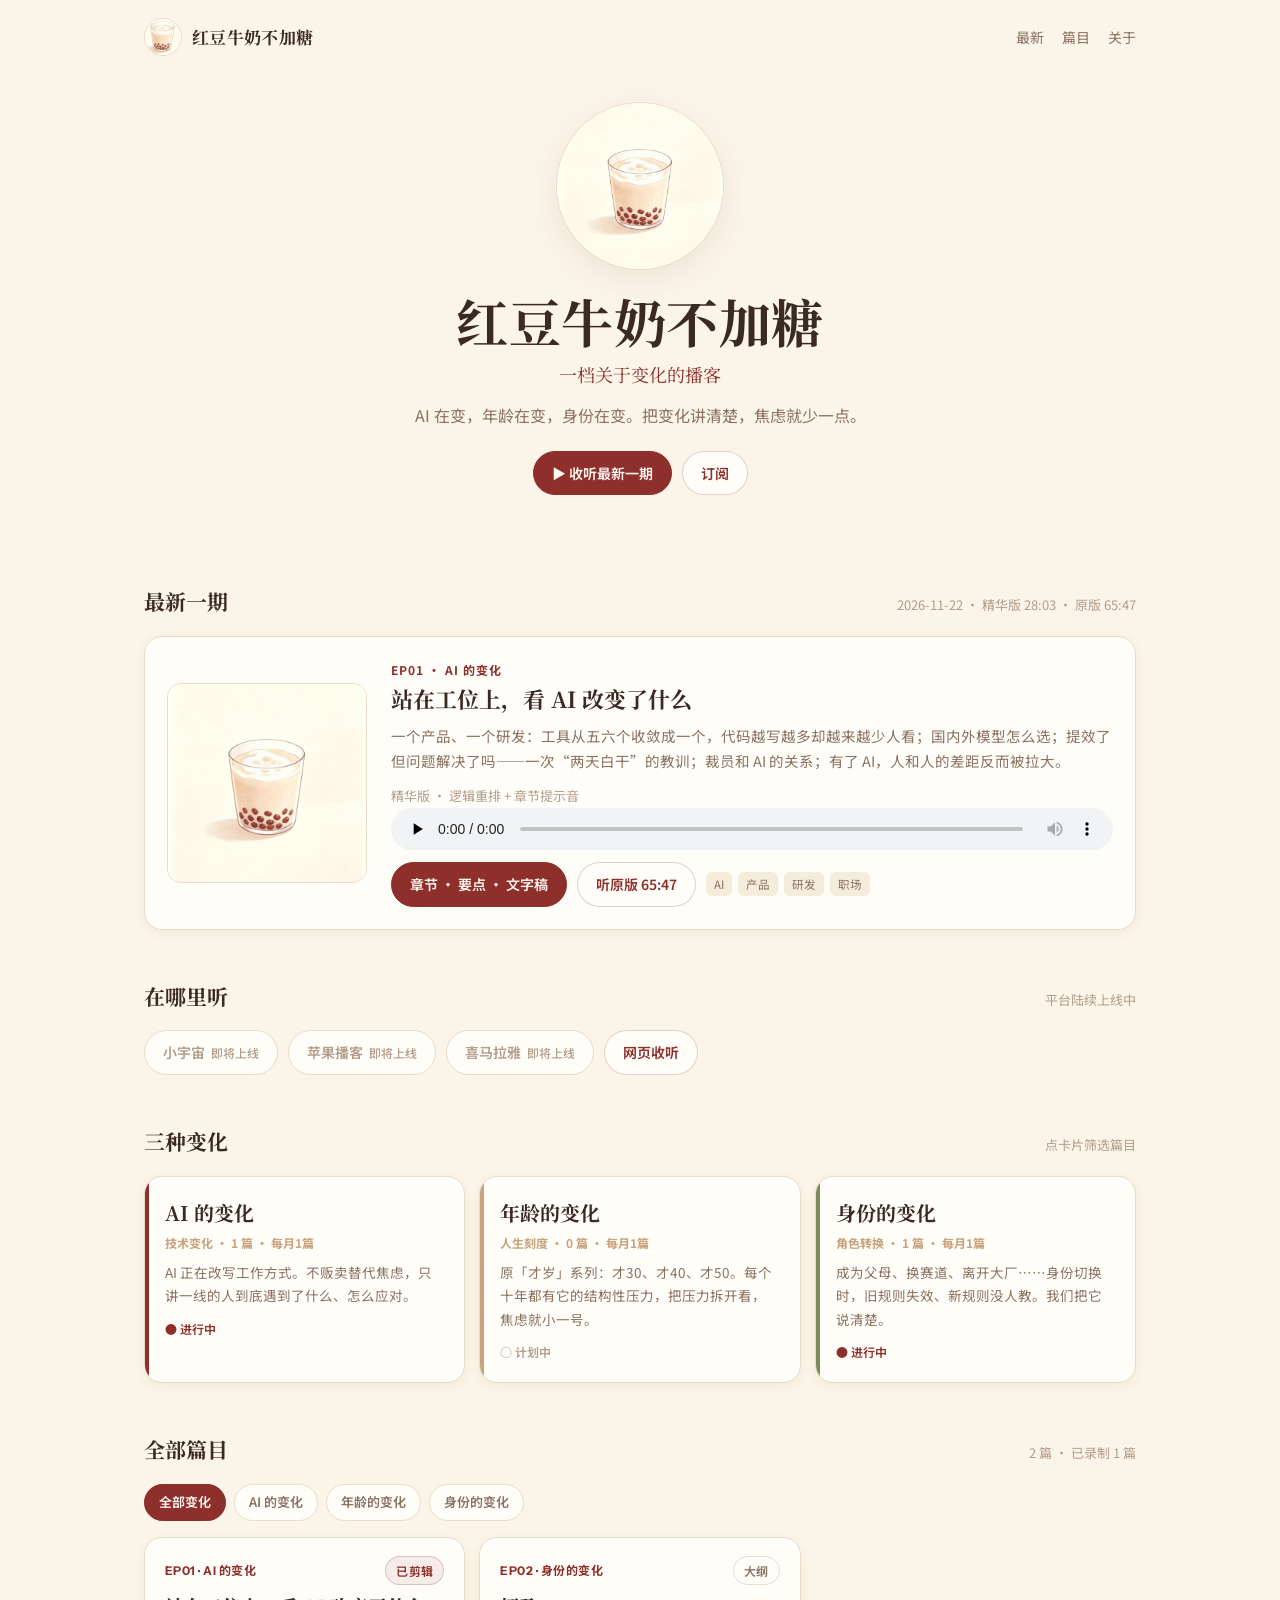
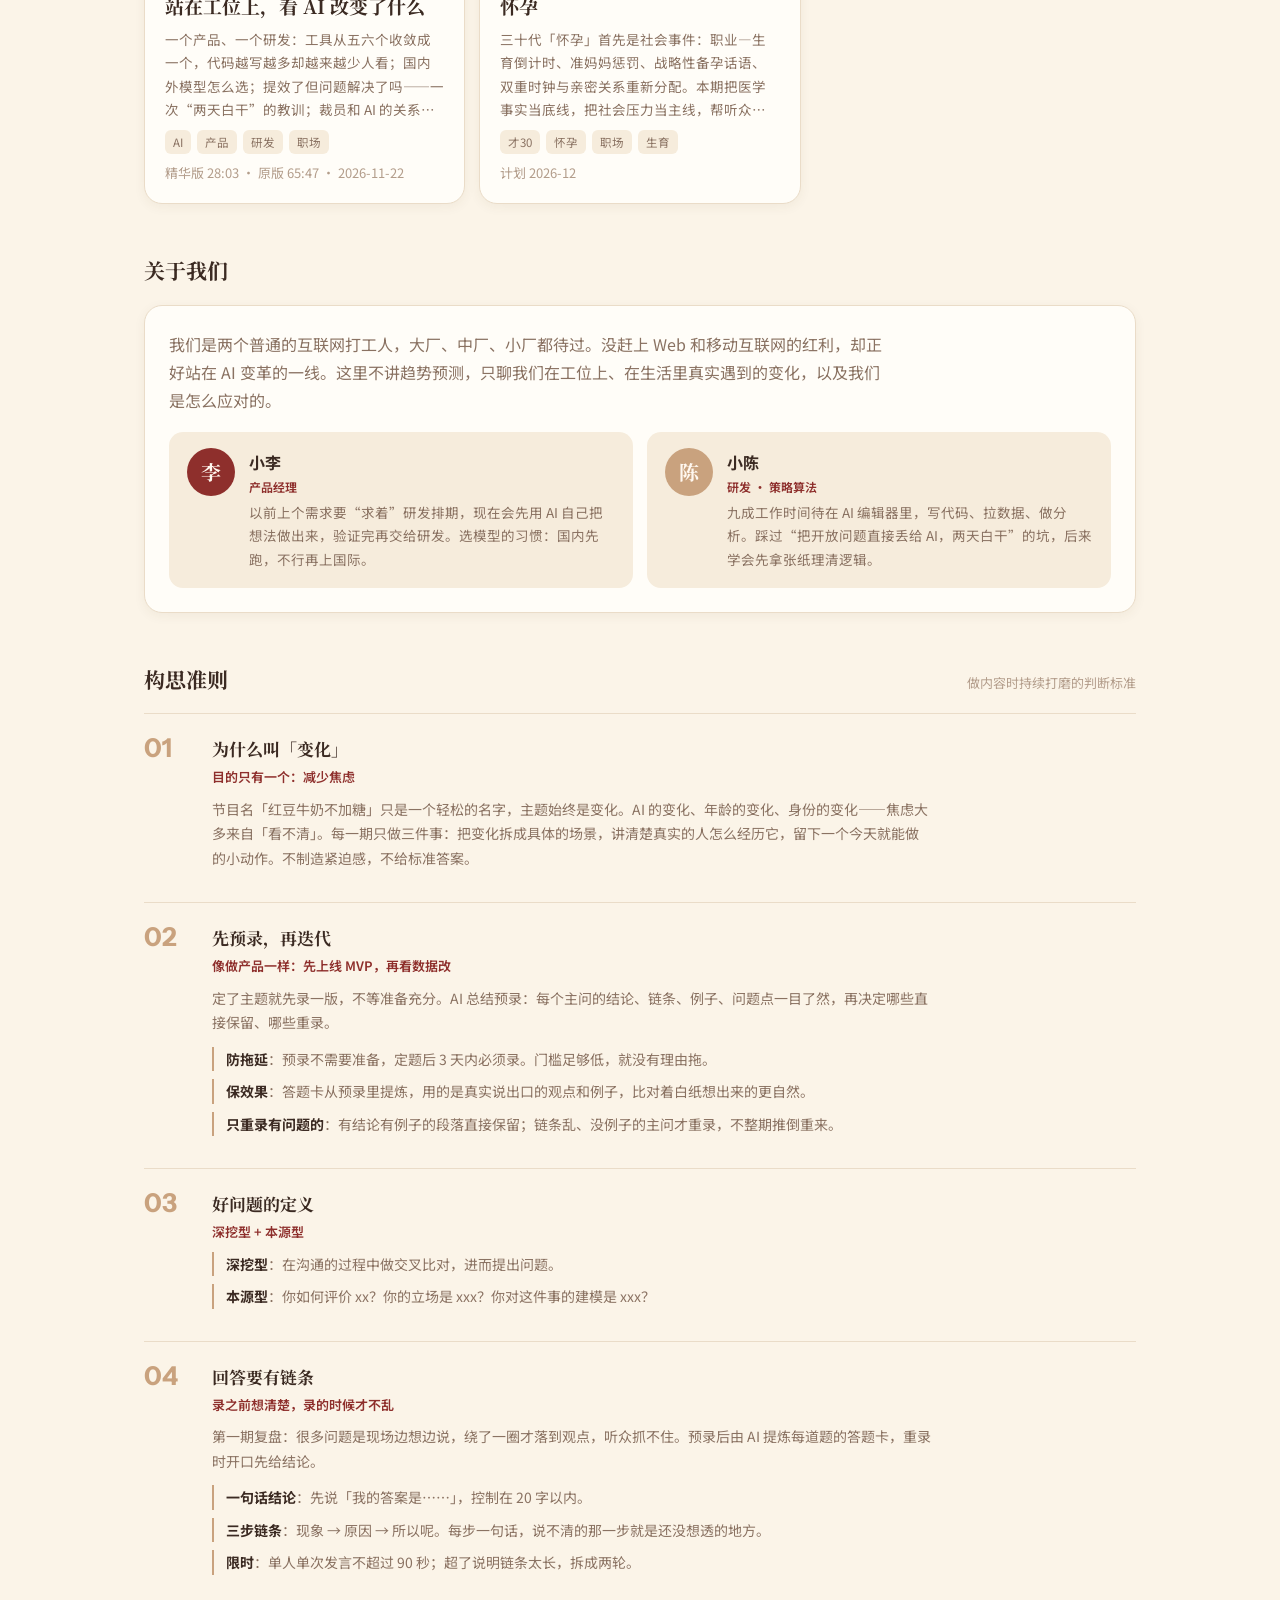
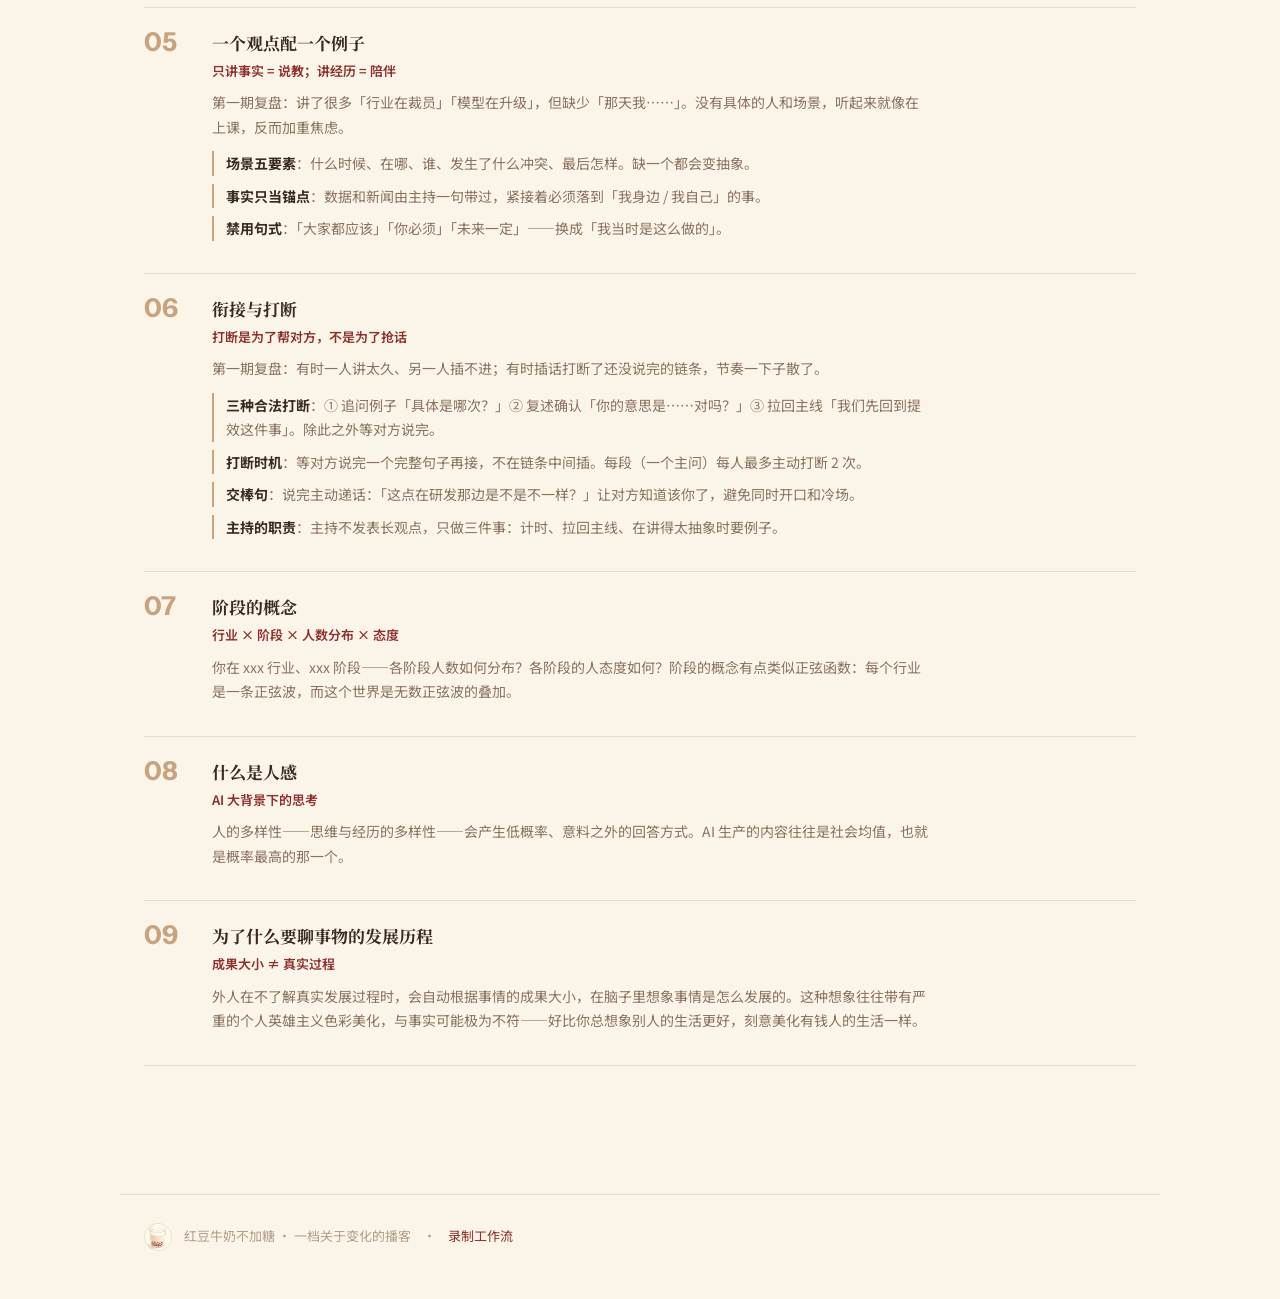
<file: docs/index.html>
<!DOCTYPE html>
<html lang="zh-CN">
<head>
  <meta charset="UTF-8">
  <meta name="viewport" content="width=device-width, initial-scale=1.0">
  <title>红豆牛奶不加糖 · 一档关于变化的播客</title>
  <meta name="description" content="红豆牛奶不加糖：一档关于变化的播客。AI 在变，年龄在变，身份在变。把变化讲清楚，焦虑就少一点。">
  <meta name="theme-color" content="#fbf4e8">
  <link rel="icon" type="image/png" href="assets/favicon-64.png">
  <link rel="apple-touch-icon" href="assets/apple-touch-icon.png">
  <meta property="og:type" content="website">
  <meta property="og:site_name" content="红豆牛奶不加糖">
  <meta property="og:title" content="红豆牛奶不加糖 · 一档关于变化的播客">
  <meta property="og:description" content="AI 在变，年龄在变，身份在变。把变化讲清楚，焦虑就少一点。">
  <meta property="og:image" content="https://czh55.github.io/my_podcast/assets/og.jpg">
  <link rel="preconnect" href="https://fonts.googleapis.com">
  <link rel="preconnect" href="https://fonts.gstatic.com" crossorigin>
  <link href="https://fonts.googleapis.com/css2?family=Instrument+Sans:wght@500;700;800&family=Noto+Sans+SC:wght@400;500;700&family=Noto+Serif+SC:wght@600;700&display=swap" rel="stylesheet">
  <link rel="stylesheet" href="assets/site.css">
</head>
<body>
  <header class="site-head">
    <a class="brand" href="./"><img src="assets/apple-touch-icon.png" alt=""><span>红豆牛奶不加糖</span></a>
    <nav class="site-nav">
      <a href="#latest">最新</a>
      <a href="#episodes">篇目</a>
      <a href="#about">关于</a>
    </nav>
  </header>

  <section class="hero">
    <img class="hero-logo" src="assets/logo.jpg" alt="红豆牛奶不加糖 logo：一杯加了红豆的牛奶">
    <h1 id="site-name">红豆牛奶不加糖</h1>
    <div class="tagline" id="site-tagline">一档关于变化的播客</div>
    <p class="pitch" id="site-pitch">AI 在变，年龄在变，身份在变。把变化讲清楚，焦虑就少一点。</p>
    <div class="hero-actions">
      <a class="btn" href="#latest">▶ 收听最新一期</a>
      <a class="btn ghost" href="#subscribe">订阅</a>
    </div>
  </section>

  <main class="wrap-wide">
    <section id="latest">
      <div class="section-title"><h2>最新一期</h2><span id="latest-sub"></span></div>
      <div id="latest-card"></div>
    </section>

    <section id="subscribe">
      <div class="section-title"><h2>在哪里听</h2><span>平台陆续上线中</span></div>
      <div class="subscribe" id="subscribe-list"></div>
    </section>

    <section id="series-section">
      <div class="section-title"><h2>三种变化</h2><span>点卡片筛选篇目</span></div>
      <div class="series-grid" id="series"></div>
    </section>

    <section id="episodes">
      <div class="section-title"><h2 id="list-title">全部篇目</h2><span id="list-sub"></span></div>
      <div class="chips" id="chips"></div>
      <div class="ep-grid" id="grid"></div>
    </section>

    <section id="about">
      <div class="section-title"><h2>关于我们</h2></div>
      <div class="card about">
        <p id="about-text"></p>
        <div class="hosts" id="hosts"></div>
      </div>
    </section>

    <section id="principles" aria-labelledby="principles-heading">
      <div class="section-title"><h2 id="principles-heading">构思准则</h2><span>做内容时持续打磨的判断标准</span></div>
      <div class="principle-list" id="principle-list"></div>
    </section>
  </main>

  <footer class="site-foot">
    <img src="assets/apple-touch-icon.png" alt="">
    <span>红豆牛奶不加糖 · 一档关于变化的播客</span>
    <span>·</span>
    <a href="WORKFLOW.md">录制工作流</a>
  </footer>

  <script>
    const STATUS_LABEL = {
      outline: '大纲',
      prerecorded: '已预录',
      draft: '草稿',
      edited: '已剪辑',
      published: '已发布',
      slot: '空位'
    };
    const RECORDED = new Set(['edited', 'published']);

    let site = {};
    let seriesList = [];
    let episodes = [];
    let principles = [];
    let activeSeries = 'all';

    function escapeHtml(s) {
      return String(s)
        .replace(/&/g, '&amp;')
        .replace(/</g, '&lt;')
        .replace(/>/g, '&gt;')
        .replace(/"/g, '&quot;');
    }

    function renderSite() {
      document.getElementById('about-text').textContent = site.about || '';
      document.getElementById('hosts').innerHTML = (site.hosts || []).map((h, i) => `
        <div class="host">
          <div class="avatar ${i % 2 ? 'tea' : ''}">${escapeHtml(h.name.slice(-1))}</div>
          <div>
            <h4>${escapeHtml(h.name)}</h4>
            <div class="role">${escapeHtml(h.role)}</div>
            <p>${escapeHtml(h.bio)}</p>
          </div>
        </div>`).join('');
      document.getElementById('subscribe-list').innerHTML = (site.subscribe || []).map(s =>
        s.url
          ? `<a class="btn ghost" href="${escapeHtml(s.url)}"${s.url.startsWith('#') ? '' : ' target="_blank" rel="noopener"'}>${escapeHtml(s.name)}</a>`
          : `<span class="btn soon">${escapeHtml(s.name)} <small>即将上线</small></span>`
      ).join('');
    }

    function renderLatest() {
      const recorded = episodes.filter(e => RECORDED.has(e.status));
      const el = document.getElementById('latest-card');
      if (!recorded.length) {
        el.innerHTML = '<div class="card empty">第一期正在剪辑中，敬请期待。</div>';
        return;
      }
      const ep = recorded[recorded.length - 1];
      const o = ep.outputs || {};
      document.getElementById('latest-sub').textContent = ep.duration_highlight
        ? `${ep.date} · 精华版 ${ep.duration_highlight} · 原版 ${ep.duration}`
        : `${ep.date} · ${ep.duration}`;
      el.innerHTML = `
        <article class="card latest">
          <div class="cover"><img src="assets/logo.jpg" alt=""></div>
          <div>
            <div class="kicker">EP${String(ep.episode).padStart(2, '0')} · ${escapeHtml(ep.series_title || '')}</div>
            <h3>${escapeHtml(ep.title)}</h3>
            <p>${escapeHtml(ep.summary || '')}</p>
            ${o.audio_highlight ? '<div class="note">精华版 · 逻辑重排 + 章节提示音</div>' : ''}
            ${o.audio ? `<audio class="plain" controls preload="none" src="${o.audio_highlight || o.audio}"></audio>` : ''}
            <div class="row">
              ${o.outline ? `<a class="btn" href="${o.outline}">章节 · 要点 · 文字稿</a>` : ''}
              ${o.audio_highlight && o.outline ? `<a class="btn ghost" href="${o.outline}?v=full">听原版 ${ep.duration}</a>` : ''}
              <div class="tags">${(ep.tags || []).slice(0, 4).map(t => `<span class="tag">${escapeHtml(t)}</span>`).join('')}</div>
            </div>
          </div>
        </article>`;
    }

    function renderPrinciples() {
      const el = document.getElementById('principle-list');
      if (!principles.length) {
        el.innerHTML = '<div class="empty" style="padding:24px 0">准则还在酝酿中。</div>';
        return;
      }
      el.innerHTML = principles.map((p, i) => {
        const no = String(i + 1).padStart(2, '0');
        const points = (p.points || []).map(pt =>
          `<li><strong>${escapeHtml(pt.label)}</strong>：${escapeHtml(pt.text)}</li>`
        ).join('');
        return `
          <article class="principle" id="principle-${escapeHtml(p.id)}">
            <div class="principle-no">${no}</div>
            <div>
              <h4 class="principle-title">${escapeHtml(p.title)}</h4>
              ${p.lede ? `<div class="principle-lede">${escapeHtml(p.lede)}</div>` : ''}
              ${p.body ? `<p class="principle-body">${escapeHtml(p.body)}</p>` : ''}
              ${points ? `<ul class="principle-points">${points}</ul>` : ''}
            </div>
          </article>`;
      }).join('');
    }

    function qsSeries() {
      return new URLSearchParams(location.search).get('series') || 'all';
    }

    function setSeries(id, push = true) {
      activeSeries = id;
      if (push) {
        const url = new URL(location.href);
        if (id === 'all') url.searchParams.delete('series');
        else url.searchParams.set('series', id);
        history.replaceState(null, '', url);
      }
      renderChips();
      renderSeries();
      renderEpisodes();
    }

    function renderChips() {
      const el = document.getElementById('chips');
      const items = [{ id: 'all', title: '全部变化' }, ...seriesList];
      el.innerHTML = items.map(s =>
        `<button class="chip ${activeSeries === s.id ? 'active' : ''}" data-id="${s.id}">${s.title}</button>`
      ).join('');
      el.querySelectorAll('.chip').forEach(btn => {
        btn.addEventListener('click', () => setSeries(btn.dataset.id));
      });
    }

    function renderSeries() {
      const el = document.getElementById('series');
      el.innerHTML = seriesList.map(s => {
        const active = activeSeries === s.id ? 'active' : '';
        const on = s.status === 'active';
        const count = episodes.filter(e => e.series === s.id).length;
        return `
          <article class="card series-card ${active}" data-id="${s.id}" style="--accent-color:${s.cover_accent || '#8e2f2c'}">
            <h3>${s.title}</h3>
            <div class="series-meta">${s.kind_label} · ${count} 篇 · ${s.interval}</div>
            <p>${s.theme}</p>
            <div class="series-status ${on ? 'on' : ''}">${on ? '● 进行中' : '○ 计划中'}</div>
          </article>`;
      }).join('');
      el.querySelectorAll('.series-card').forEach(card => {
        card.addEventListener('click', () => {
          setSeries(activeSeries === card.dataset.id ? 'all' : card.dataset.id);
          document.getElementById('episodes').scrollIntoView({ behavior: 'smooth' });
        });
      });
    }

    function renderEpisodes() {
      const list = activeSeries === 'all'
        ? episodes
        : episodes.filter(e => e.series === activeSeries);

      const title = document.getElementById('list-title');
      const sub = document.getElementById('list-sub');
      if (activeSeries === 'all') {
        title.textContent = '全部篇目';
        sub.textContent = `${list.length} 篇 · 已录制 ${list.filter(e => RECORDED.has(e.status)).length} 篇`;
      } else {
        const s = seriesList.find(x => x.id === activeSeries);
        title.textContent = s ? s.title : activeSeries;
        sub.textContent = `${list.length} 篇`;
      }

      const grid = document.getElementById('grid');
      if (!list.length) {
        grid.innerHTML = '<div class="card empty">这个系列还没有篇目，正在准备中。</div>';
        return;
      }

      grid.innerHTML = list.map(ep => {
        const isSlot = ep.status === 'slot';
        const href = ep.outputs && ep.outputs.outline ? ep.outputs.outline : null;
        const tagHtml = (ep.tags || []).slice(0, 4).map(t => `<span class="tag">${escapeHtml(t)}</span>`).join('');
        const recorded = RECORDED.has(ep.status);
        const foot = recorded && ep.duration
          ? `<span class="note">${ep.duration_highlight ? `精华版 ${ep.duration_highlight} · 原版 ${ep.duration}` : `时长 ${ep.duration}`} · ${ep.date}</span>`
          : ep.planned_month ? `<span class="note">计划 ${ep.planned_month}</span>` : '';
        const inner = `
          <div class="ep-top">
            <span class="ep-no">EP${String(ep.episode).padStart(2, '0')} · ${escapeHtml(ep.series_title || '')}</span>
            <span class="badge ${recorded ? '' : 'plain'}">${STATUS_LABEL[ep.status] || ep.status}</span>
          </div>
          <h4>${escapeHtml(ep.title)}</h4>
          <p class="summary">${escapeHtml(ep.summary || '')}</p>
          <div class="tags">${tagHtml}</div>
          ${foot}
        `;
        if (href && !isSlot) return `<a class="card ep-card" href="${href}">${inner}</a>`;
        return `<div class="card ep-card" style="opacity:.6">${inner}</div>`;
      }).join('');
    }

    async function boot() {
      const [siteRes, sRes, eRes, pRes] = await Promise.all([
        fetch('site.json'),
        fetch('series.json'),
        fetch('episodes.json'),
        fetch('principles.json')
      ]);
      site = await siteRes.json();
      seriesList = await sRes.json();
      episodes = await eRes.json();
      principles = await pRes.json();
      episodes.sort((a, b) => a.episode - b.episode);
      renderSite();
      renderLatest();
      renderPrinciples();
      setSeries(qsSeries(), false);
    }

    boot().catch(err => {
      document.getElementById('grid').innerHTML =
        `<div class="card empty">加载失败：${err.message}</div>`;
    });
  </script>
</body>
</html>
</file>
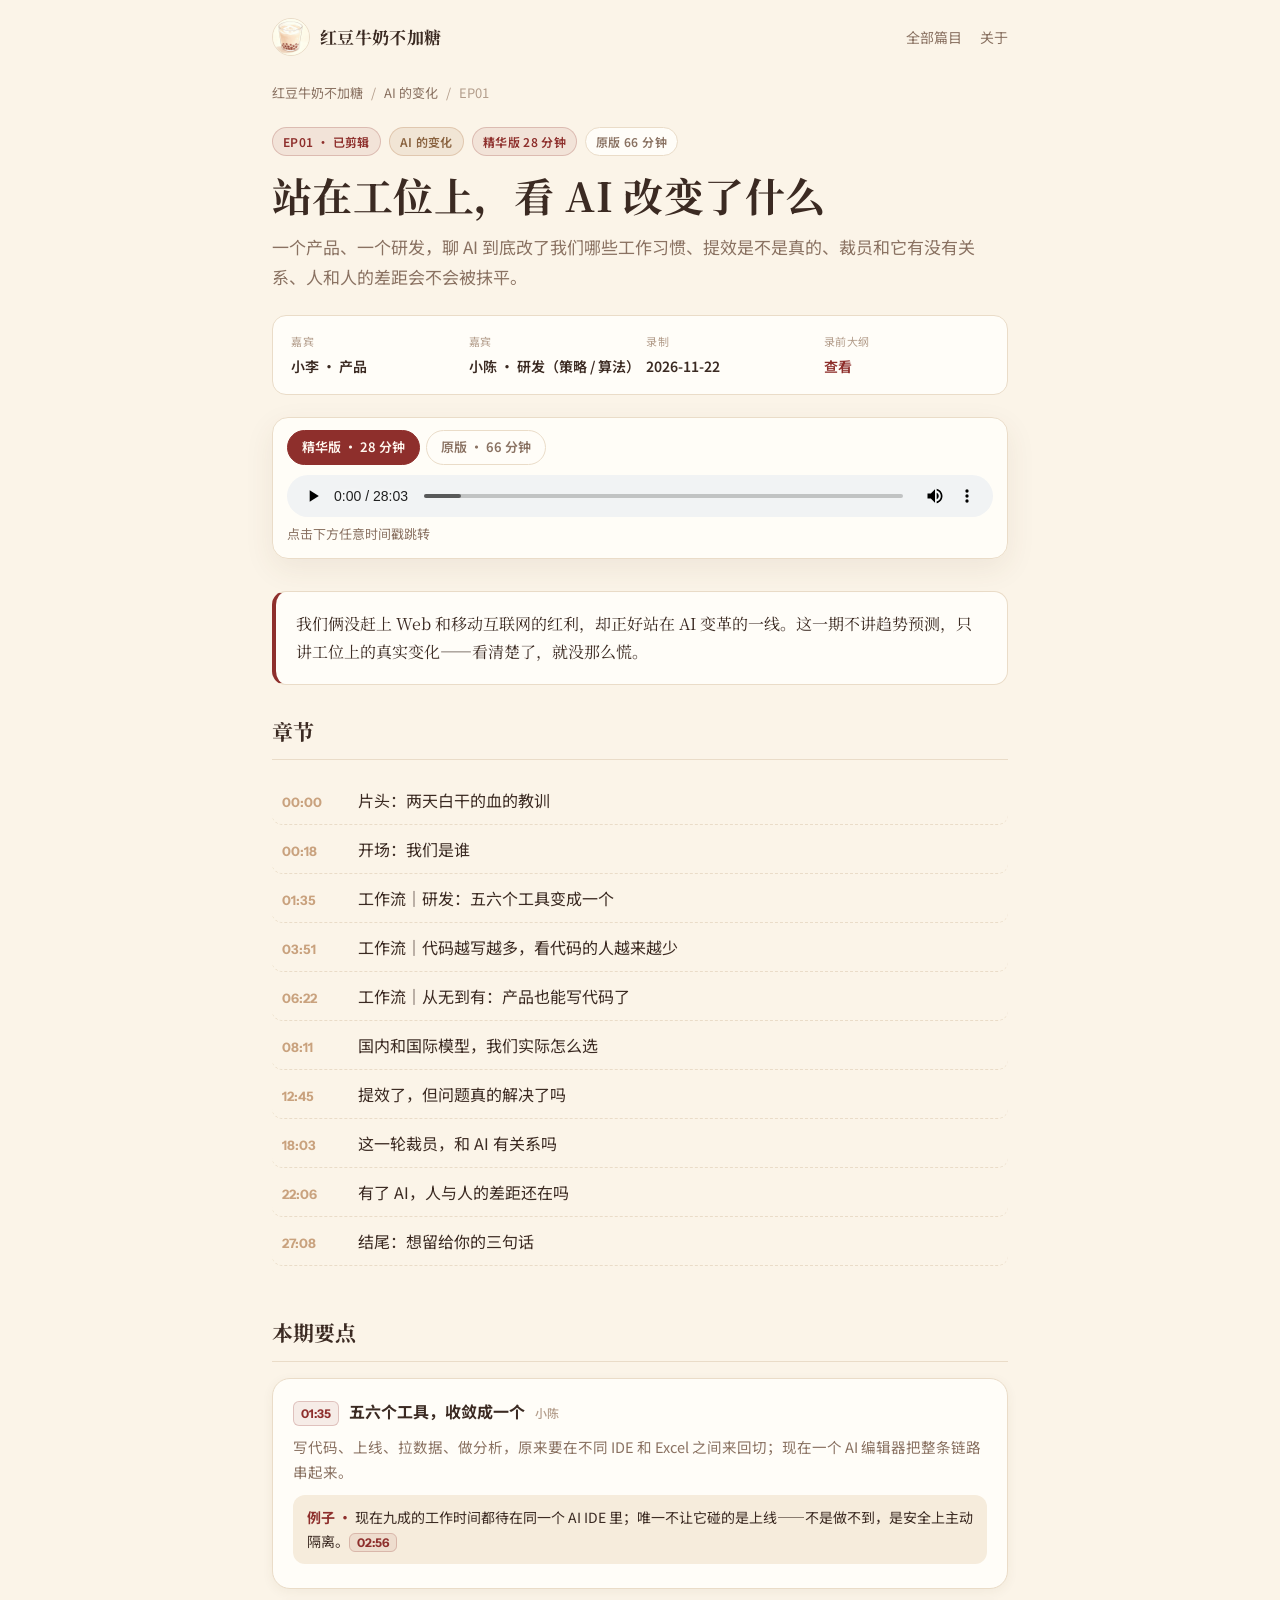
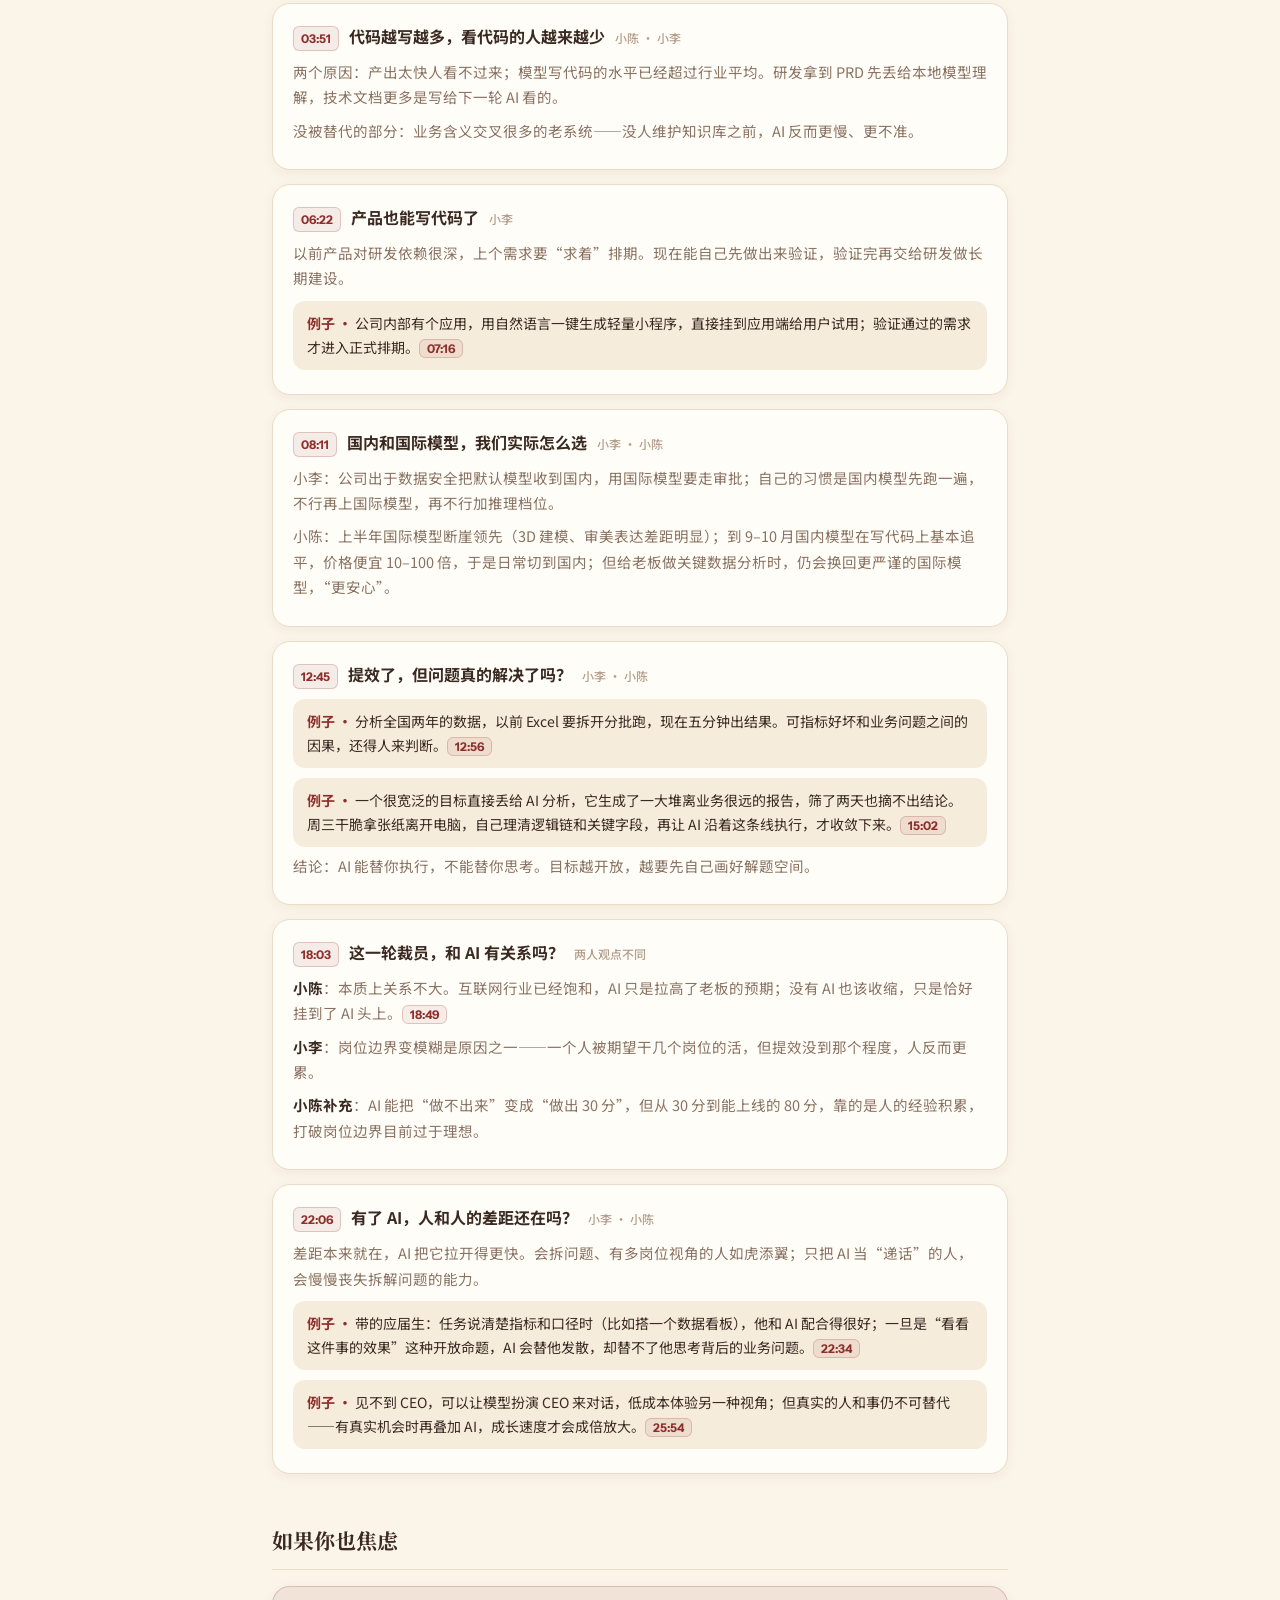
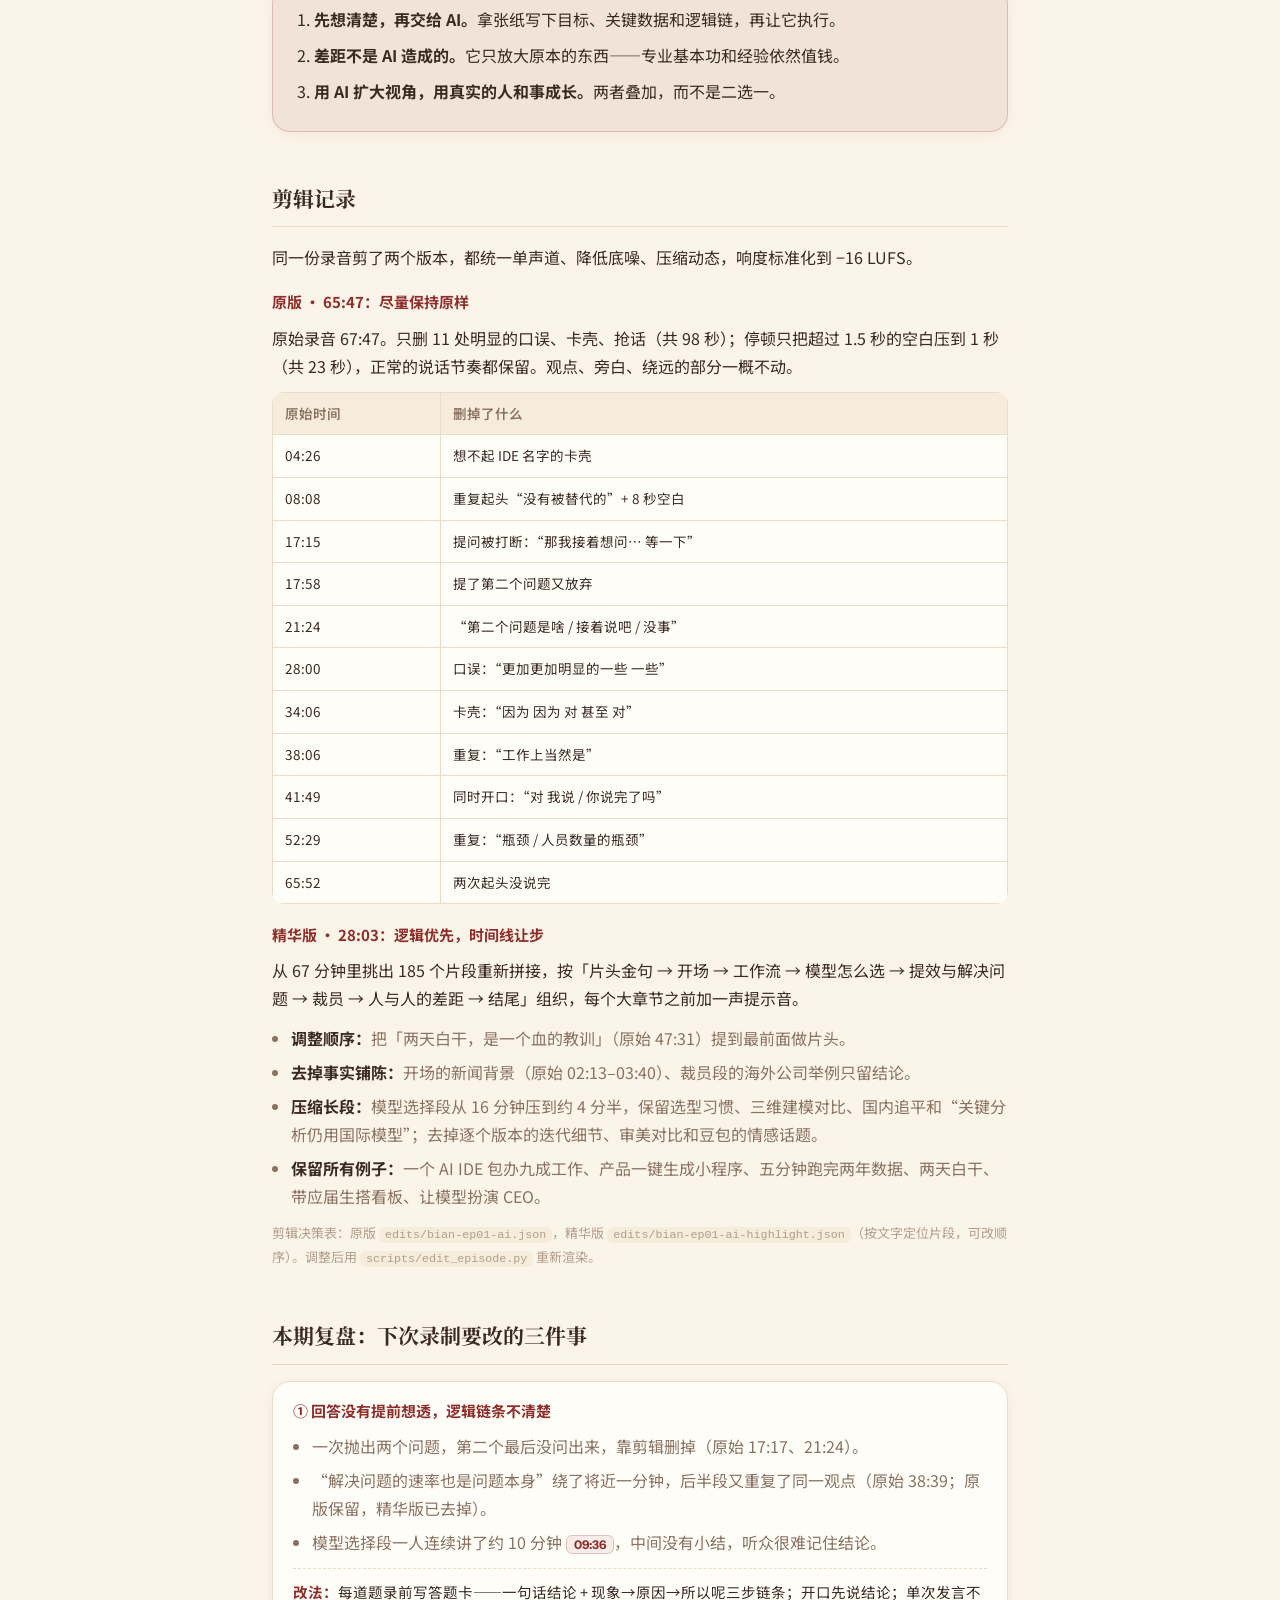
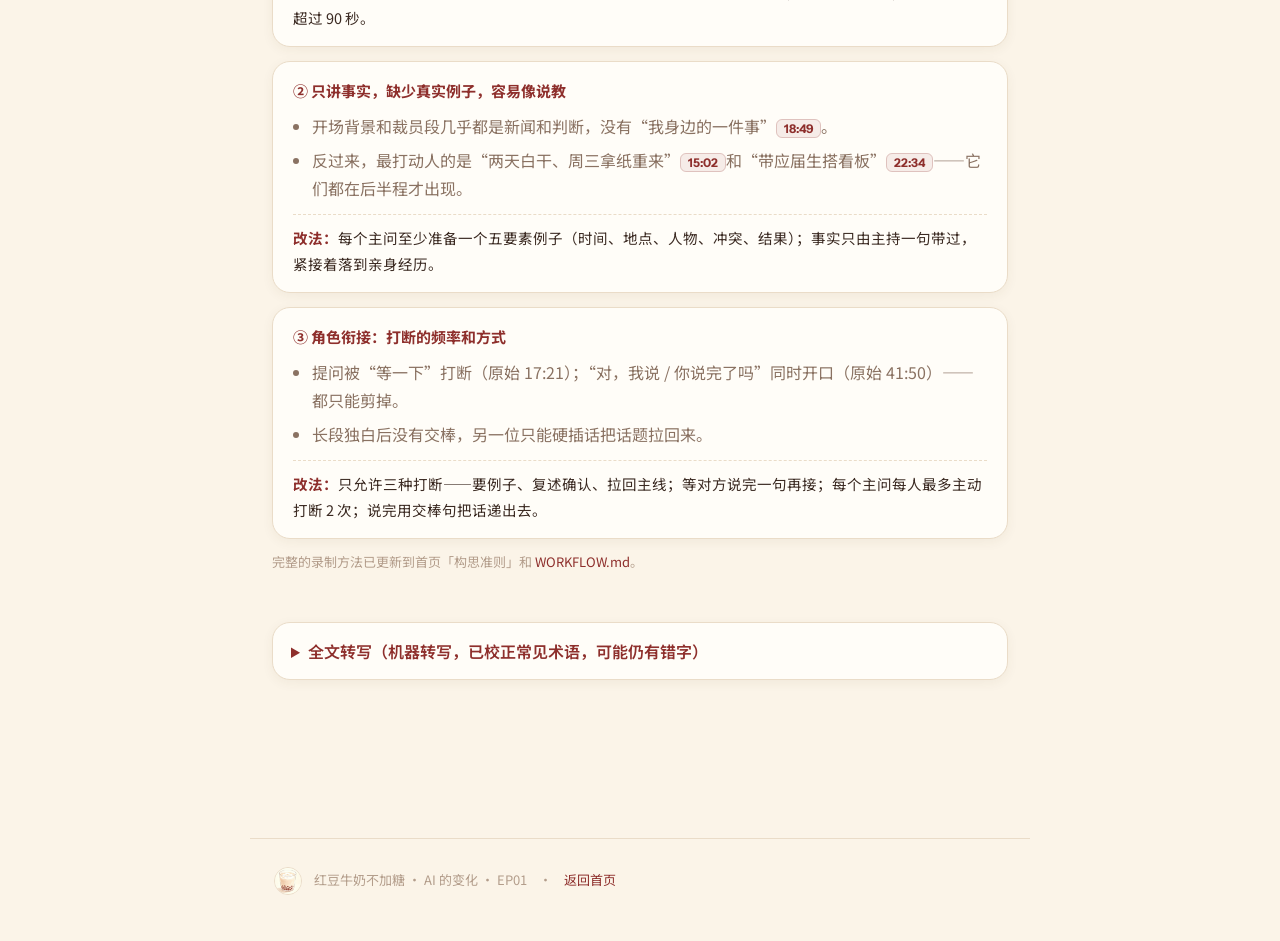
<file: docs/episodes/bian-ep01-ai.html>
<!DOCTYPE html>
<html lang="zh-CN">
<head>
  <meta charset="UTF-8">
  <meta name="viewport" content="width=device-width, initial-scale=1.0">
  <title>红豆牛奶不加糖 · EP01 · AI 的变化</title>
  <meta name="description" content="站在工位上，看 AI 改变了什么：一个产品、一个研发，聊工作流、模型选择、提效、裁员和人与人的差距。">
  <meta name="theme-color" content="#fbf4e8">
  <link rel="icon" type="image/png" href="../assets/favicon-64.png">
  <link rel="apple-touch-icon" href="../assets/apple-touch-icon.png">
  <meta property="og:type" content="article">
  <meta property="og:site_name" content="红豆牛奶不加糖">
  <meta property="og:title" content="EP01 · 站在工位上，看 AI 改变了什么 | 红豆牛奶不加糖">
  <meta property="og:description" content="一个产品、一个研发，聊 AI 到底改了我们哪些工作习惯、提效是不是真的、裁员和它有没有关系。">
  <meta property="og:image" content="https://czh55.github.io/my_podcast/assets/og.jpg">
  <link rel="preconnect" href="https://fonts.googleapis.com">
  <link rel="preconnect" href="https://fonts.gstatic.com" crossorigin>
  <link href="https://fonts.googleapis.com/css2?family=Instrument+Sans:wght@500;700;800&family=Noto+Sans+SC:wght@400;500;700&family=Noto+Serif+SC:wght@600;700&display=swap" rel="stylesheet">
  <link rel="stylesheet" href="../assets/site.css">
</head>
<body>
  <header class="site-head narrow">
    <a class="brand" href="../index.html"><img src="../assets/apple-touch-icon.png" alt=""><span>红豆牛奶不加糖</span></a>
    <nav class="site-nav"><a href="../index.html#episodes">全部篇目</a><a href="../index.html#about">关于</a></nav>
  </header>
  <div class="wrap">
    <nav class="crumb">
      <a href="../index.html">红豆牛奶不加糖</a><span>/</span>
      <a href="../index.html?series=ai">AI 的变化</a><span>/</span>
      <span>EP01</span>
    </nav>

    <div class="badge-row">
      <span class="badge">EP01 · 已剪辑</span>
      <span class="badge warm">AI 的变化</span>
      <span class="badge">精华版 28 分钟</span>
      <span class="badge plain">原版 66 分钟</span>
    </div>

    <h1>站在工位上，看 AI 改变了什么</h1>
    <p class="lede">一个产品、一个研发，聊 AI 到底改了我们哪些工作习惯、提效是不是真的、裁员和它有没有关系、人和人的差距会不会被抹平。</p>

    <dl class="meta">
      <div><dt>嘉宾</dt><dd>小李 · 产品</dd></div>
      <div><dt>嘉宾</dt><dd>小陈 · 研发（策略 / 算法）</dd></div>
      <div><dt>录制</dt><dd>2026-11-22</dd></div>
      <div><dt>录前大纲</dt><dd><a href="../outlines/podcast-ai-workplace-outline.html">查看</a></dd></div>
    </dl>

    <div class="player">
      <div class="versions" id="versions">
        <button type="button" data-v="highlight">精华版 · 28 分钟</button>
        <button type="button" data-v="full">原版 · 66 分钟</button>
      </div>
      <audio id="audio" controls preload="metadata"></audio>
      <div class="now" id="now">点击下方任意时间戳跳转</div>
    </div>

    <div class="thesis">
      我们俩没赶上 Web 和移动互联网的红利，却正好站在 AI 变革的一线。这一期不讲趋势预测，只讲工位上的真实变化——看清楚了，就没那么慌。
    </div>

    <section>
      <h2>章节</h2>
      <ol class="chapters" id="chapters"></ol>
      <p class="note" id="chapters-note"></p>
    </section>

    <section>
      <h2>本期要点</h2>

      <div class="card point">
        <h4><span class="ts" data-raw="220.5">03:21</span> 五六个工具，收敛成一个 <span class="who">小陈</span></h4>
        <p>写代码、上线、拉数据、做分析，原来要在不同 IDE 和 Excel 之间来回切；现在一个 AI 编辑器把整条链路串起来。</p>
        <div class="eg">现在九成的工作时间都待在同一个 AI IDE 里；唯一不让它碰的是上线——不是做不到，是安全上主动隔离。<span class="ts" data-raw="403.9">05:59</span></div>
      </div>

      <div class="card point">
        <h4><span class="ts" data-raw="571.6">08:11</span> 代码越写越多，看代码的人越来越少 <span class="who">小陈 · 小李</span></h4>
        <p>两个原因：产出太快人看不过来；模型写代码的水平已经超过行业平均。研发拿到 PRD 先丢给本地模型理解，技术文档更多是写给下一轮 AI 看的。</p>
        <p>没被替代的部分：业务含义交叉很多的老系统——没人维护知识库之前，AI 反而更慢、更不准。</p>
      </div>

      <div class="card point">
        <h4><span class="ts" data-raw="1034.9">15:31</span> 产品也能写代码了 <span class="who">小李</span></h4>
        <p>以前产品对研发依赖很深，上个需求要“求着”排期。现在能自己先做出来验证，验证完再交给研发做长期建设。</p>
        <div class="eg">公司内部有个应用，用自然语言一键生成轻量小程序，直接挂到应用端给用户试用；验证通过的需求才进入正式排期。<span class="ts" data-raw="1173.0">17:30</span></div>
      </div>

      <div class="card point">
        <h4><span class="ts" data-raw="1290.3">19:17</span> 国内和国际模型，我们实际怎么选 <span class="who">小李 · 小陈</span></h4>
        <p>小李：公司出于数据安全把默认模型收到国内，用国际模型要走审批；自己的习惯是国内模型先跑一遍，不行再上国际模型，再不行加推理档位。</p>
        <p>小陈：上半年国际模型断崖领先（3D 建模、审美表达差距明显）；到 9–10 月国内模型在写代码上基本追平，价格便宜 10–100 倍，于是日常切到国内；但给老板做关键数据分析时，仍会换回更严谨的国际模型，“更安心”。</p>
      </div>

      <div class="card point">
        <h4><span class="ts" data-raw="2262.0">34:37</span> 提效了，但问题真的解决了吗？ <span class="who">小李 · 小陈</span></h4>
        <div class="eg">分析全国两年的数据，以前 Excel 要拆开分批跑，现在五分钟出结果。可指标好坏和业务问题之间的因果，还得人来判断。<span class="ts" data-raw="2372.2">35:28</span></div>
        <div class="eg">一个很宽泛的目标直接丢给 AI 分析，它生成了一大堆离业务很远的报告，筛了两天也摘不出结论。周三干脆拿张纸离开电脑，自己理清逻辑链和关键字段，再让 AI 沿着这条线执行，才收敛下来。<span class="ts" data-raw="2696.4">40:41</span></div>
        <p>结论：AI 能替你执行，不能替你思考。目标越开放，越要先自己画好解题空间。</p>
      </div>

      <div class="card point">
        <h4><span class="ts" data-raw="2881.4">43:43</span> 这一轮裁员，和 AI 有关系吗？ <span class="who">两人观点不同</span></h4>
        <p><strong>小陈</strong>：本质上关系不大。互联网行业已经饱和，AI 只是拉高了老板的预期；没有 AI 也该收缩，只是恰好挂到了 AI 头上。<span class="ts" data-raw="2987.1">45:20</span></p>
        <p><strong>小李</strong>：岗位边界变模糊是原因之一——一个人被期望干几个岗位的活，但提效没到那个程度，人反而更累。</p>
        <p><strong>小陈补充</strong>：AI 能把“做不出来”变成“做出 30 分”，但从 30 分到能上线的 80 分，靠的是人的经验积累，打破岗位边界目前过于理想。</p>
      </div>

      <div class="card point">
        <h4><span class="ts" data-raw="3395.9">51:48</span> 有了 AI，人和人的差距还在吗？ <span class="who">小李 · 小陈</span></h4>
        <p>差距本来就在，AI 把它拉开得更快。会拆问题、有多岗位视角的人如虎添翼；只把 AI 当“递话”的人，会慢慢丧失拆解问题的能力。</p>
        <div class="eg">带的应届生：任务说清楚指标和口径时（比如搭一个数据看板），他和 AI 配合得很好；一旦是“看看这件事的效果”这种开放命题，AI 会替他发散，却替不了他思考背后的业务问题。<span class="ts" data-raw="3567.1">54:25</span></div>
        <div class="eg">见不到 CEO，可以让模型扮演 CEO 来对话，低成本体验另一种视角；但真实的人和事仍不可替代——有真实机会时再叠加 AI，成长速度才会成倍放大。<span class="ts" data-raw="3884.4">59:26</span></div>
      </div>
    </section>

    <section>
      <h2>如果你也焦虑</h2>
      <div class="card calm">
        <ol>
          <li><strong>先想清楚，再交给 AI。</strong>拿张纸写下目标、关键数据和逻辑链，再让它执行。</li>
          <li><strong>差距不是 AI 造成的。</strong>它只放大原本的东西——专业基本功和经验依然值钱。</li>
          <li><strong>用 AI 扩大视角，用真实的人和事成长。</strong>两者叠加，而不是二选一。</li>
        </ol>
      </div>
    </section>

    <section>
      <h2>剪辑记录</h2>
      <p>同一份录音剪了两个版本，都统一单声道、降低底噪、压缩动态，响度标准化到 −16 LUFS。</p>

      <h3>原版 · 65:47：尽量保持原样</h3>
      <p>原始录音 67:47。只删 11 处明显的口误、卡壳、抢话（共 98 秒）；停顿只把超过 1.5 秒的空白压到 1 秒（共 23 秒），正常的说话节奏都保留。观点、旁白、绕远的部分一概不动。</p>
      <table>
        <thead><tr><th>原始时间</th><th>删掉了什么</th></tr></thead>
        <tbody id="cuts"></tbody>
      </table>

      <h3>精华版 · 28:03：逻辑优先，时间线让步</h3>
      <p>从 67 分钟里挑出 185 个片段重新拼接，按「片头金句 → 开场 → 工作流 → 模型怎么选 → 提效与解决问题 → 裁员 → 人与人的差距 → 结尾」组织，每个大章节之前加一声提示音。</p>
      <ul>
        <li><strong>调整顺序：</strong>把「两天白干，是一个血的教训」（原始 47:31）提到最前面做片头。</li>
        <li><strong>去掉事实铺陈：</strong>开场的新闻背景（原始 02:13–03:40）、裁员段的海外公司举例只留结论。</li>
        <li><strong>压缩长段：</strong>模型选择段从 16 分钟压到约 4 分半，保留选型习惯、三维建模对比、国内追平和“关键分析仍用国际模型”；去掉逐个版本的迭代细节、审美对比和豆包的情感话题。</li>
        <li><strong>保留所有例子：</strong>一个 AI IDE 包办九成工作、产品一键生成小程序、五分钟跑完两年数据、两天白干、带应届生搭看板、让模型扮演 CEO。</li>
      </ul>
      <p class="note">剪辑决策表：原版 <code>edits/bian-ep01-ai.json</code>，精华版 <code>edits/bian-ep01-ai-highlight.json</code>（按文字定位片段，可改顺序）。调整后用 <code>scripts/edit_episode.py</code> 重新渲染。</p>
    </section>

    <section>
      <h2>本期复盘：下次录制要改的三件事</h2>
      <div class="retro">
        <div class="card">
          <h4>① 回答没有提前想透，逻辑链条不清楚</h4>
          <ul>
            <li>一次抛出两个问题，第二个最后没问出来，靠剪辑删掉（原始 17:17、21:24）。</li>
            <li>“解决问题的速率也是问题本身”绕了将近一分钟，后半段又重复了同一观点（原始 38:39；原版保留，精华版已去掉）。</li>
            <li>模型选择段一人连续讲了约 10 分钟 <span class="ts" data-raw="1495.7">22:33</span>，中间没有小结，听众很难记住结论。</li>
          </ul>
          <div class="fix"><strong>改法：</strong>每道题录前写答题卡——一句话结论 + 现象→原因→所以呢三步链条；开口先说结论；单次发言不超过 90 秒。</div>
        </div>
        <div class="card">
          <h4>② 只讲事实，缺少真实例子，容易像说教</h4>
          <ul>
            <li>开场背景和裁员段几乎都是新闻和判断，没有“我身边的一件事”<span class="ts" data-raw="2987.1">45:20</span>。</li>
            <li>反过来，最打动人的是“两天白干、周三拿纸重来”<span class="ts" data-raw="2696.4">40:41</span>和“带应届生搭看板”<span class="ts" data-raw="3567.1">54:25</span>——它们都在后半程才出现。</li>
          </ul>
          <div class="fix"><strong>改法：</strong>每个主问至少准备一个五要素例子（时间、地点、人物、冲突、结果）；事实只由主持一句带过，紧接着落到亲身经历。</div>
        </div>
        <div class="card">
          <h4>③ 角色衔接：打断的频率和方式</h4>
          <ul>
            <li>提问被“等一下”打断（原始 17:21）；“对，我说 / 你说完了吗”同时开口（原始 41:50）——都只能剪掉。</li>
            <li>长段独白后没有交棒，另一位只能硬插话把话题拉回来。</li>
          </ul>
          <div class="fix"><strong>改法：</strong>只允许三种打断——要例子、复述确认、拉回主线；等对方说完一句再接；每个主问每人最多主动打断 2 次；说完用交棒句把话递出去。</div>
        </div>
      </div>
      <p class="note" style="margin-top:12px">完整的录制方法已更新到首页「构思准则」和 <a href="../WORKFLOW.md">WORKFLOW.md</a>。</p>
    </section>

    <section>
      <details class="card transcript">
        <summary>全文转写（机器转写，已校正常见术语，可能仍有错字）</summary>
        <div class="tx" id="tx"></div>
      </details>
    </section>

      </div>
  <footer class="site-foot narrow"><img src="../assets/apple-touch-icon.png" alt=""><span>红豆牛奶不加糖 · AI 的变化 · EP01</span><span>·</span><a href="../index.html">返回首页</a></footer>

  <script>
    const CUTS = [
      ['04:26', '想不起 IDE 名字的卡壳'],
      ['08:08', '重复起头“没有被替代的”+ 8 秒空白'],
      ['17:15', '提问被打断：“那我接着想问… 等一下”'],
      ['17:58', '提了第二个问题又放弃'],
      ['21:24', '“第二个问题是啥 / 接着说吧 / 没事”'],
      ['28:00', '口误：“更加更加明显的一些 一些”'],
      ['34:06', '卡壳：“因为 因为 对 甚至 对”'],
      ['38:06', '重复：“工作上当然是”'],
      ['41:49', '同时开口：“对 我说 / 你说完了吗”'],
      ['52:29', '重复：“瓶颈 / 人员数量的瓶颈”'],
      ['65:52', '两次起头没说完'],
    ];
    document.getElementById('cuts').innerHTML =
      CUTS.map(([t, w]) => `<tr><td>${t}</td><td>${w}</td></tr>`).join('');

    const VERSIONS = {
      highlight: { audio: '../audio/bian-ep01-ai-highlight.mp3', data: 'data/bian-ep01-ai-highlight.json' },
      full: { audio: '../audio/bian-ep01-ai.mp3', data: 'data/bian-ep01-ai.json' },
    };
    const audio = document.getElementById('audio');
    const now = document.getElementById('now');
    let chapters = [];
    let paraEls = [];
    let pieces = [];

    const fmt = s => `${String(Math.floor(s / 60)).padStart(2, '0')}:${String(Math.floor(s % 60)).padStart(2, '0')}`;
    function seek(t) {
      audio.currentTime = t;
      audio.play().catch(() => {});
    }
    document.addEventListener('click', e => {
      const el = e.target.closest('[data-t]');
      if (el) seek(parseFloat(el.dataset.t));
    });

    // raw recording time -> time in the current version; null if this version dropped it
    function fromRaw(t) {
      const SNAP = 60;
      for (const [a, b, o] of pieces) {
        if (t >= a && t < b) return o + (t - a);
      }
      let best = null;
      for (const [a, , o] of pieces) {
        if (a >= t && a - t <= SNAP && (best === null || o < best)) best = o;
      }
      return best;
    }

    function placeRawStamps(version) {
      document.querySelectorAll('[data-raw]').forEach(el => {
        const t = fromRaw(parseFloat(el.dataset.raw));
        if (t === null) {
          el.removeAttribute('data-t');
          el.classList.add('off');
          el.title = '精华版没有收录这一段，切到原版收听';
        } else {
          el.dataset.t = t.toFixed(1);
          el.textContent = fmt(t);
          el.classList.remove('off');
          el.title = '';
        }
      });
    }

    audio.addEventListener('timeupdate', () => {
      const t = audio.currentTime;
      let idx = -1;
      chapters.forEach((c, i) => { if (t >= c.at) idx = i; });
      document.querySelectorAll('#chapters li').forEach((li, i) => li.classList.toggle('on', i === idx));
      if (idx >= 0) now.innerHTML = `正在播放 <strong>${fmt(t)}</strong> · ${chapters[idx].title}`;
      paraEls.forEach(p => p.classList.toggle('on', t >= p._t && t < p._end));
    });

    function loadVersion(v) {
      const cfg = VERSIONS[v] || VERSIONS.highlight;
      document.querySelectorAll('#versions button').forEach(b => b.classList.toggle('on', b.dataset.v === v));
      const url = new URL(location.href);
      if (v === 'highlight') url.searchParams.delete('v'); else url.searchParams.set('v', v);
      history.replaceState(null, '', url);
      audio.src = cfg.audio;
      now.textContent = '点击下方任意时间戳跳转';
      return fetch(cfg.data)
        .then(r => r.json())
        .then(data => {
          chapters = data.chapters;
          pieces = data.map || [];
          document.getElementById('chapters').innerHTML = chapters.map(c =>
            `<li data-t="${c.at}"><span class="t">${fmt(c.at)}</span><span>${c.title}</span></li>`
          ).join('');
          const tx = document.getElementById('tx');
          tx.innerHTML = data.paragraphs.map(p =>
            `<p><span><span class="ts" data-t="${p.t}">${fmt(p.t)}</span></span><span>${p.text}</span></p>`
          ).join('');
          paraEls = [...tx.querySelectorAll('p')];
          paraEls.forEach((el, i) => {
            el._t = data.paragraphs[i].t;
            el._end = i + 1 < data.paragraphs.length ? data.paragraphs[i + 1].t : Infinity;
          });
          placeRawStamps(v);
        })
        .catch(() => {
          document.getElementById('chapters-note').textContent =
            '章节与转写需要通过本地服务器或 GitHub Pages 打开（python3 scripts/serve.py 8765）。';
        });
    }

    document.querySelectorAll('#versions button').forEach(b =>
      b.addEventListener('click', () => loadVersion(b.dataset.v)));
    loadVersion(new URLSearchParams(location.search).get('v') === 'full' ? 'full' : 'highlight');
  </script>
</body>
</html>
</file>
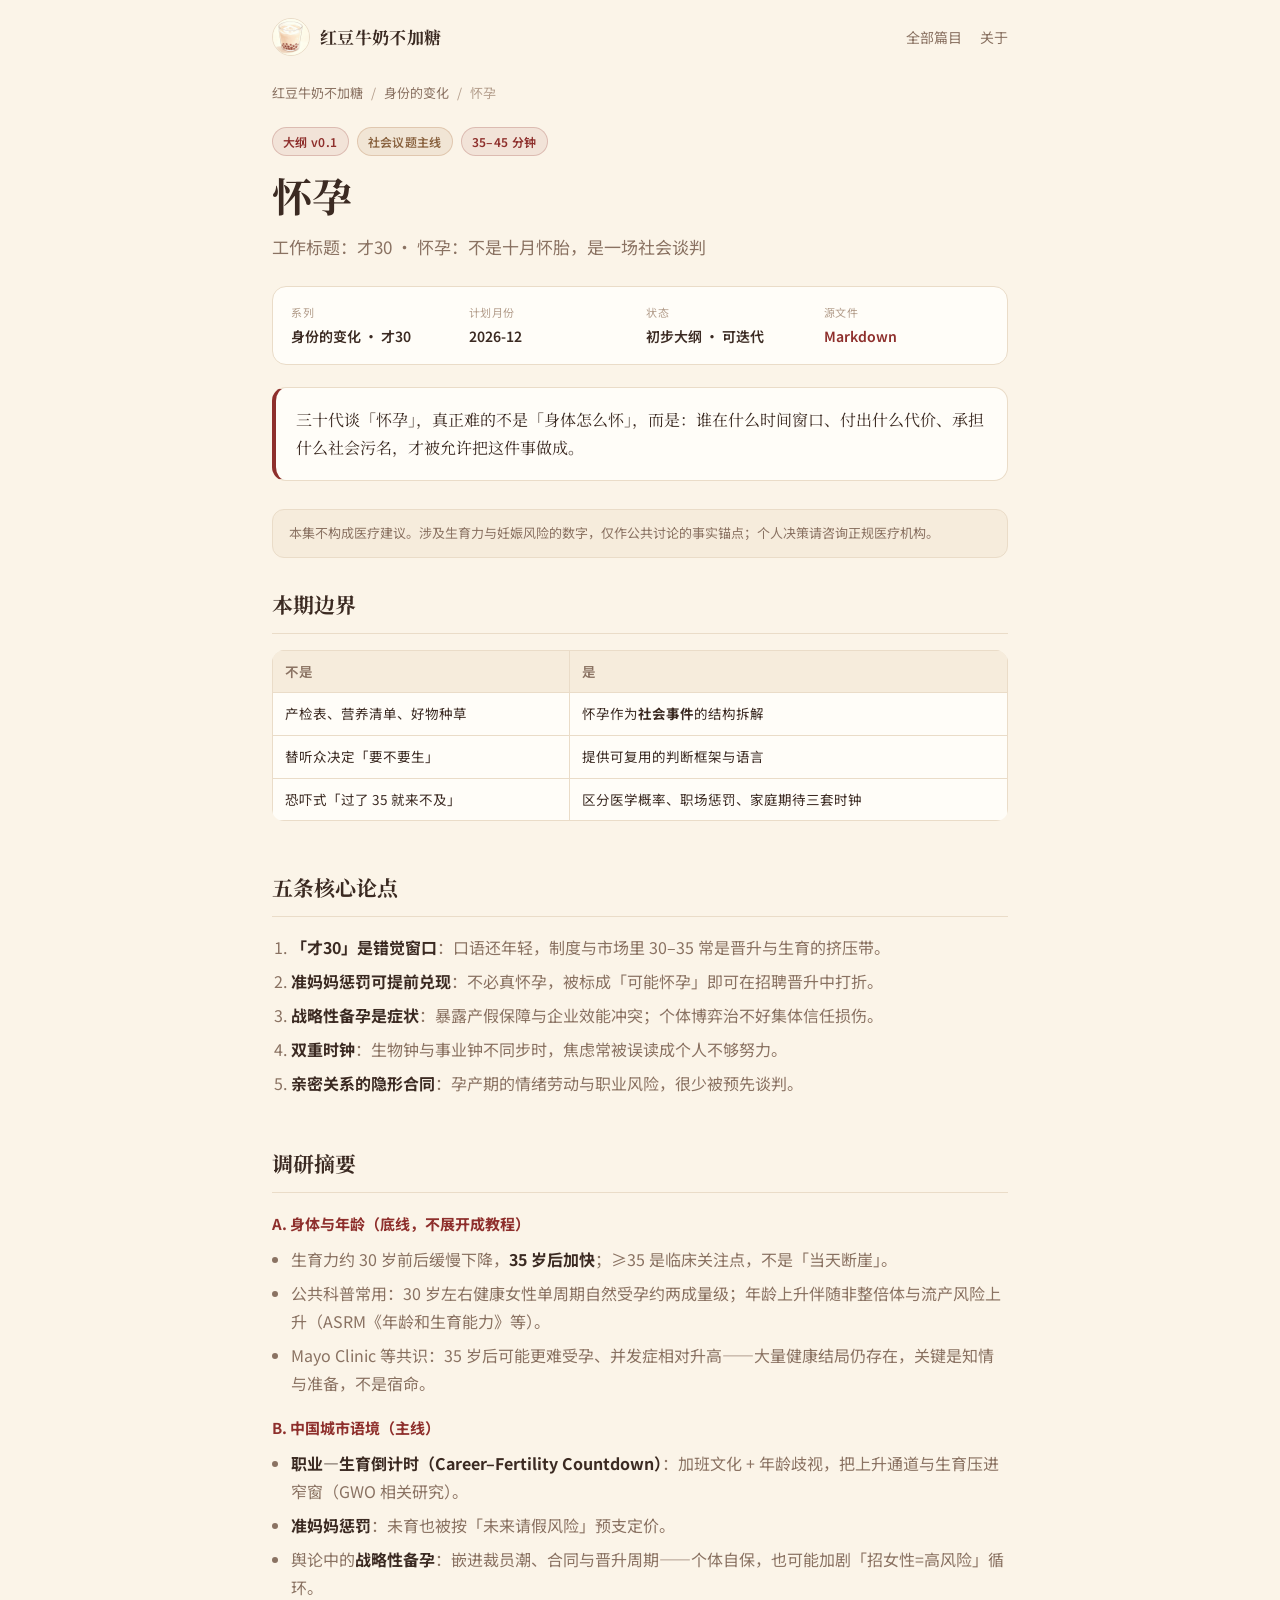
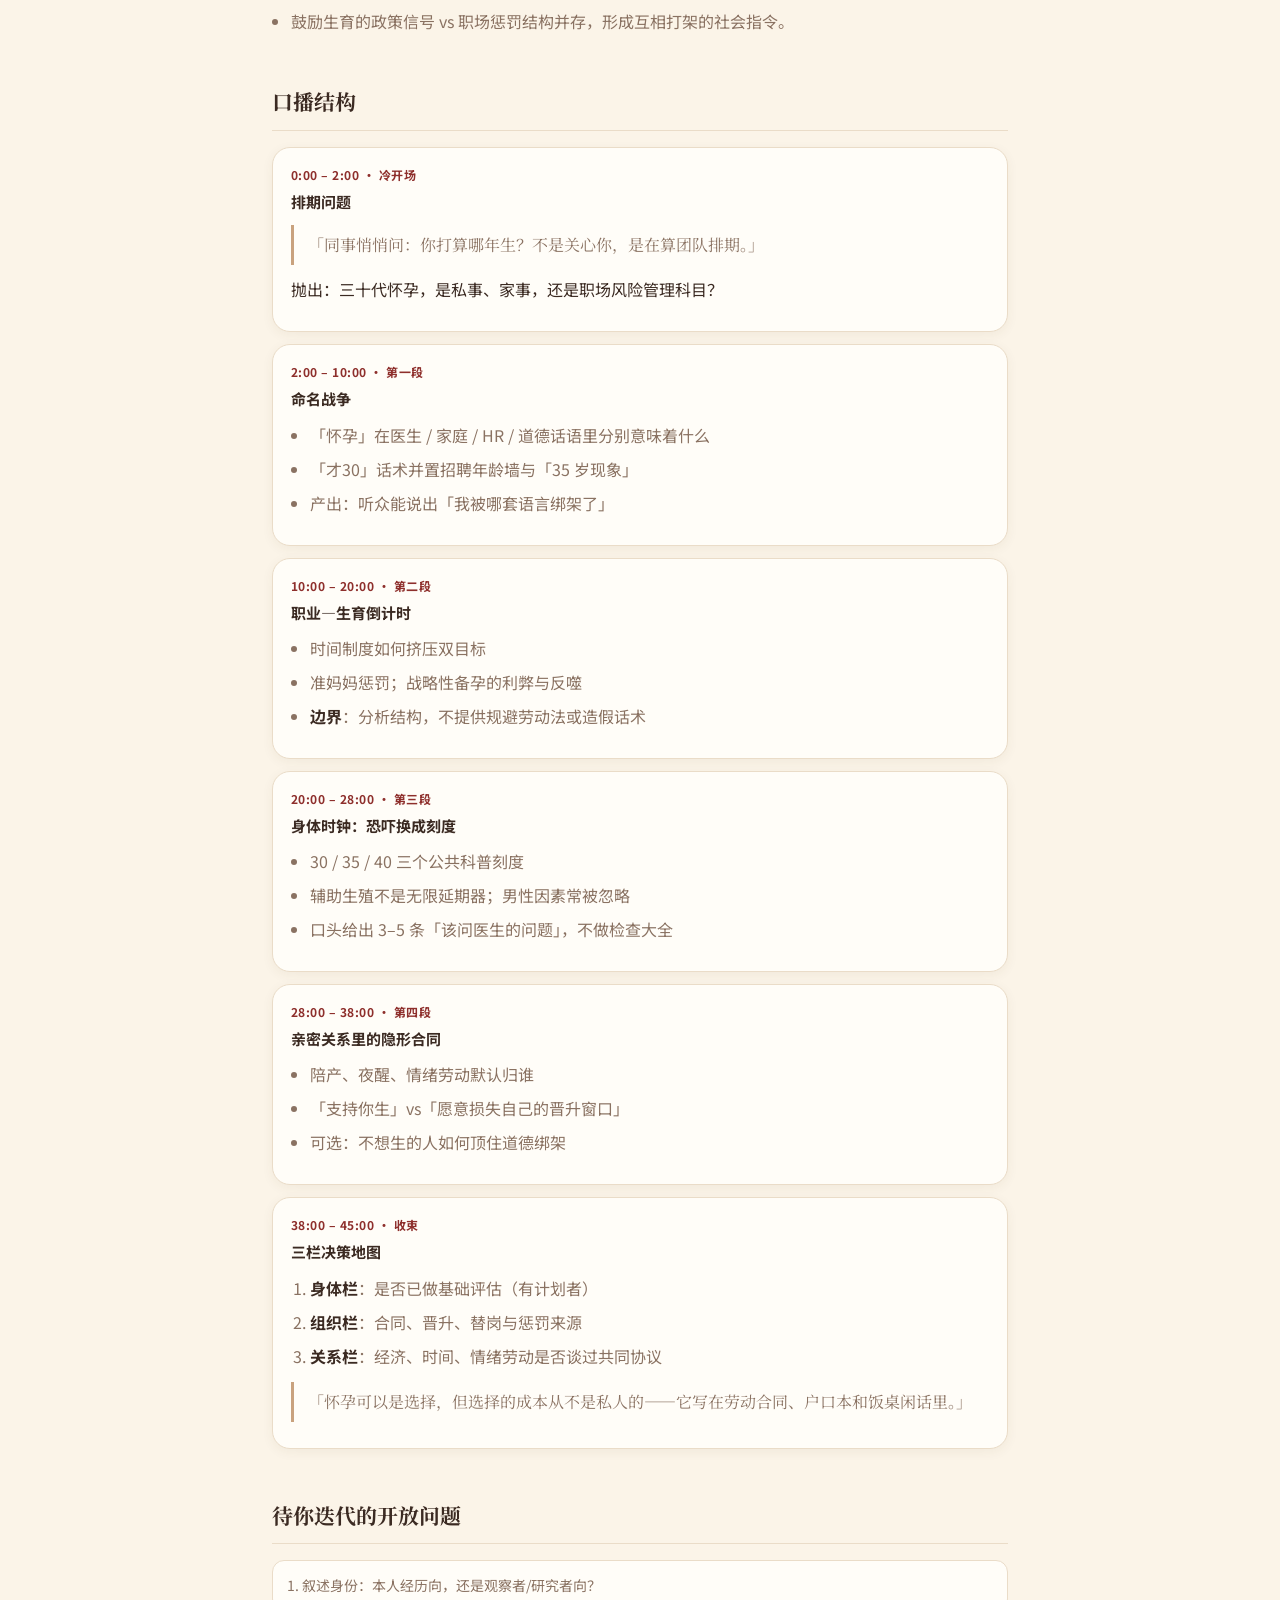
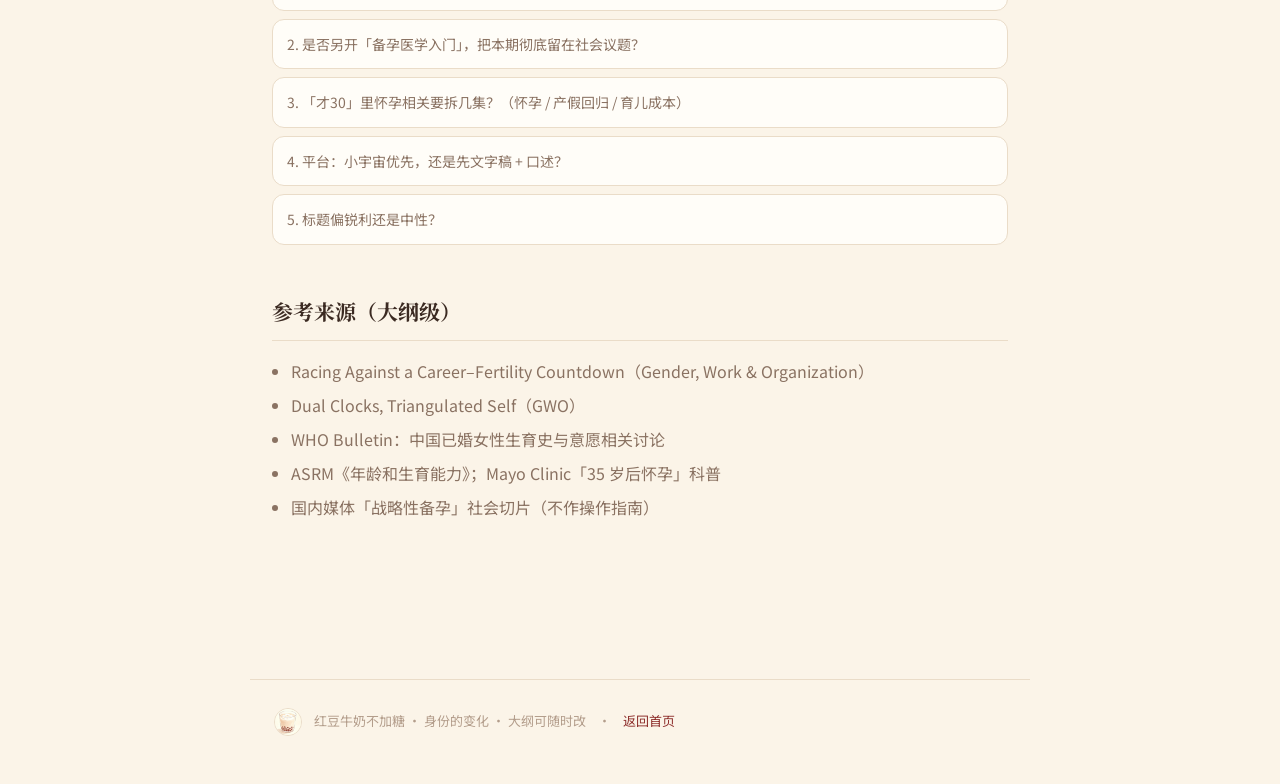
<file: docs/episodes/cai30-ep01-pregnancy.html>
<!DOCTYPE html>
<html lang="zh-CN">
<head>
  <meta charset="UTF-8">
  <meta name="viewport" content="width=device-width, initial-scale=1.0">
  <title>红豆牛奶不加糖 · 身份的变化 · 怀孕｜大纲</title>
  <meta name="description" content="身份的变化 · 怀孕：不是十月怀胎，是一场社会谈判。红豆牛奶不加糖节目大纲。">
  <meta name="theme-color" content="#fbf4e8">
  <link rel="icon" type="image/png" href="../assets/favicon-64.png">
  <link rel="apple-touch-icon" href="../assets/apple-touch-icon.png">
  <meta property="og:type" content="article">
  <meta property="og:site_name" content="红豆牛奶不加糖">
  <meta property="og:title" content="身份的变化 · 怀孕（大纲）| 红豆牛奶不加糖">
  <meta property="og:description" content="三十代谈「怀孕」，真正难的不是身体怎么怀，而是谁在什么时间窗口、付出什么代价，才被允许把这件事做成。">
  <meta property="og:image" content="https://czh55.github.io/my_podcast/assets/og.jpg">
  <link rel="preconnect" href="https://fonts.googleapis.com">
  <link rel="preconnect" href="https://fonts.gstatic.com" crossorigin>
  <link href="https://fonts.googleapis.com/css2?family=Instrument+Sans:wght@500;700;800&family=Noto+Sans+SC:wght@400;500;700&family=Noto+Serif+SC:wght@600;700&display=swap" rel="stylesheet">
  <link rel="stylesheet" href="../assets/site.css">
</head>
<body>
  <header class="site-head narrow">
    <a class="brand" href="../index.html"><img src="../assets/apple-touch-icon.png" alt=""><span>红豆牛奶不加糖</span></a>
    <nav class="site-nav"><a href="../index.html#episodes">全部篇目</a><a href="../index.html#about">关于</a></nav>
  </header>
  <div class="wrap">
    <nav class="crumb">
      <a href="../index.html">红豆牛奶不加糖</a>
      <span>/</span>
      <a href="../index.html?series=identity">身份的变化</a>
      <span>/</span>
      <span>怀孕</span>
    </nav>

    <div class="badge-row">
      <span class="badge">大纲 v0.1</span>
      <span class="badge warm">社会议题主线</span>
      <span class="badge">35–45 分钟</span>
    </div>

    <h1>怀孕</h1>
    <p class="lede">工作标题：才30 · 怀孕：不是十月怀胎，是一场社会谈判</p>

    <dl class="meta">
      <div><dt>系列</dt><dd>身份的变化 · 才30</dd></div>
      <div><dt>计划月份</dt><dd>2026-12</dd></div>
      <div><dt>状态</dt><dd>初步大纲 · 可迭代</dd></div>
      <div><dt>源文件</dt><dd><a href="../outlines/cai30-ep01-pregnancy.md">Markdown</a></dd></div>
    </dl>

    <div class="thesis">
      三十代谈「怀孕」，真正难的不是「身体怎么怀」，而是：谁在什么时间窗口、付出什么代价、承担什么社会污名，才被允许把这件事做成。
    </div>

    <p class="disclaimer">
      本集不构成医疗建议。涉及生育力与妊娠风险的数字，仅作公共讨论的事实锚点；个人决策请咨询正规医疗机构。
    </p>

    <section>
      <h2>本期边界</h2>
      <table>
        <thead><tr><th>不是</th><th>是</th></tr></thead>
        <tbody>
          <tr>
            <td>产检表、营养清单、好物种草</td>
            <td>怀孕作为<strong>社会事件</strong>的结构拆解</td>
          </tr>
          <tr>
            <td>替听众决定「要不要生」</td>
            <td>提供可复用的判断框架与语言</td>
          </tr>
          <tr>
            <td>恐吓式「过了 35 就来不及」</td>
            <td>区分医学概率、职场惩罚、家庭期待三套时钟</td>
          </tr>
        </tbody>
      </table>
    </section>

    <section>
      <h2>五条核心论点</h2>
      <ol>
        <li><strong>「才30」是错觉窗口</strong>：口语还年轻，制度与市场里 30–35 常是晋升与生育的挤压带。</li>
        <li><strong>准妈妈惩罚可提前兑现</strong>：不必真怀孕，被标成「可能怀孕」即可在招聘晋升中打折。</li>
        <li><strong>战略性备孕是症状</strong>：暴露产假保障与企业效能冲突；个体博弈治不好集体信任损伤。</li>
        <li><strong>双重时钟</strong>：生物钟与事业钟不同步时，焦虑常被误读成个人不够努力。</li>
        <li><strong>亲密关系的隐形合同</strong>：孕产期的情绪劳动与职业风险，很少被预先谈判。</li>
      </ol>
    </section>

    <section>
      <h2>调研摘要</h2>
      <h3>A. 身体与年龄（底线，不展开成教程）</h3>
      <ul>
        <li>生育力约 30 岁前后缓慢下降，<strong>35 岁后加快</strong>；≥35 是临床关注点，不是「当天断崖」。</li>
        <li>公共科普常用：30 岁左右健康女性单周期自然受孕约两成量级；年龄上升伴随非整倍体与流产风险上升（ASRM《年龄和生育能力》等）。</li>
        <li>Mayo Clinic 等共识：35 岁后可能更难受孕、并发症相对升高——大量健康结局仍存在，关键是知情与准备，不是宿命。</li>
      </ul>
      <h3>B. 中国城市语境（主线）</h3>
      <ul>
        <li><strong>职业—生育倒计时（Career–Fertility Countdown）</strong>：加班文化 + 年龄歧视，把上升通道与生育压进窄窗（GWO 相关研究）。</li>
        <li><strong>准妈妈惩罚</strong>：未育也被按「未来请假风险」预支定价。</li>
        <li>舆论中的<strong>战略性备孕</strong>：嵌进裁员潮、合同与晋升周期——个体自保，也可能加剧「招女性=高风险」循环。</li>
        <li>鼓励生育的政策信号 vs 职场惩罚结构并存，形成互相打架的社会指令。</li>
      </ul>
    </section>

    <section>
      <h2>口播结构</h2>

      <div class="card seg">
        <div class="seg-time">0:00 – 2:00 · 冷开场</div>
        <h3>排期问题</h3>
        <p class="quote">「同事悄悄问：你打算哪年生？不是关心你，是在算团队排期。」</p>
        <p>抛出：三十代怀孕，是私事、家事，还是职场风险管理科目？</p>
      </div>

      <div class="card seg">
        <div class="seg-time">2:00 – 10:00 · 第一段</div>
        <h3>命名战争</h3>
        <ul>
          <li>「怀孕」在医生 / 家庭 / HR / 道德话语里分别意味着什么</li>
          <li>「才30」话术并置招聘年龄墙与「35 岁现象」</li>
          <li>产出：听众能说出「我被哪套语言绑架了」</li>
        </ul>
      </div>

      <div class="card seg">
        <div class="seg-time">10:00 – 20:00 · 第二段</div>
        <h3>职业—生育倒计时</h3>
        <ul>
          <li>时间制度如何挤压双目标</li>
          <li>准妈妈惩罚；战略性备孕的利弊与反噬</li>
          <li><strong>边界</strong>：分析结构，不提供规避劳动法或造假话术</li>
        </ul>
      </div>

      <div class="card seg">
        <div class="seg-time">20:00 – 28:00 · 第三段</div>
        <h3>身体时钟：恐吓换成刻度</h3>
        <ul>
          <li>30 / 35 / 40 三个公共科普刻度</li>
          <li>辅助生殖不是无限延期器；男性因素常被忽略</li>
          <li>口头给出 3–5 条「该问医生的问题」，不做检查大全</li>
        </ul>
      </div>

      <div class="card seg">
        <div class="seg-time">28:00 – 38:00 · 第四段</div>
        <h3>亲密关系里的隐形合同</h3>
        <ul>
          <li>陪产、夜醒、情绪劳动默认归谁</li>
          <li>「支持你生」vs「愿意损失自己的晋升窗口」</li>
          <li>可选：不想生的人如何顶住道德绑架</li>
        </ul>
      </div>

      <div class="card seg">
        <div class="seg-time">38:00 – 45:00 · 收束</div>
        <h3>三栏决策地图</h3>
        <ol>
          <li><strong>身体栏</strong>：是否已做基础评估（有计划者）</li>
          <li><strong>组织栏</strong>：合同、晋升、替岗与惩罚来源</li>
          <li><strong>关系栏</strong>：经济、时间、情绪劳动是否谈过共同协议</li>
        </ol>
        <p class="quote">「怀孕可以是选择，但选择的成本从不是私人的——它写在劳动合同、户口本和饭桌闲话里。」</p>
      </div>
    </section>

    <section class="open">
      <h2>待你迭代的开放问题</h2>
      <q>1. 叙述身份：本人经历向，还是观察者/研究者向？</q>
      <q>2. 是否另开「备孕医学入门」，把本期彻底留在社会议题？</q>
      <q>3. 「才30」里怀孕相关要拆几集？（怀孕 / 产假回归 / 育儿成本）</q>
      <q>4. 平台：小宇宙优先，还是先文字稿 + 口述？</q>
      <q>5. 标题偏锐利还是中性？</q>
    </section>

    <section>
      <h2>参考来源（大纲级）</h2>
      <ul>
        <li>Racing Against a Career–Fertility Countdown（Gender, Work &amp; Organization）</li>
        <li>Dual Clocks, Triangulated Self（GWO）</li>
        <li>WHO Bulletin：中国已婚女性生育史与意愿相关讨论</li>
        <li>ASRM《年龄和生育能力》；Mayo Clinic「35 岁后怀孕」科普</li>
        <li>国内媒体「战略性备孕」社会切片（不作操作指南）</li>
      </ul>
    </section>

  </div>
  <footer class="site-foot narrow"><img src="../assets/apple-touch-icon.png" alt=""><span>红豆牛奶不加糖 · 身份的变化 · 大纲可随时改</span><span>·</span><a href="../index.html">返回首页</a></footer>
</body>
</html>
</file>
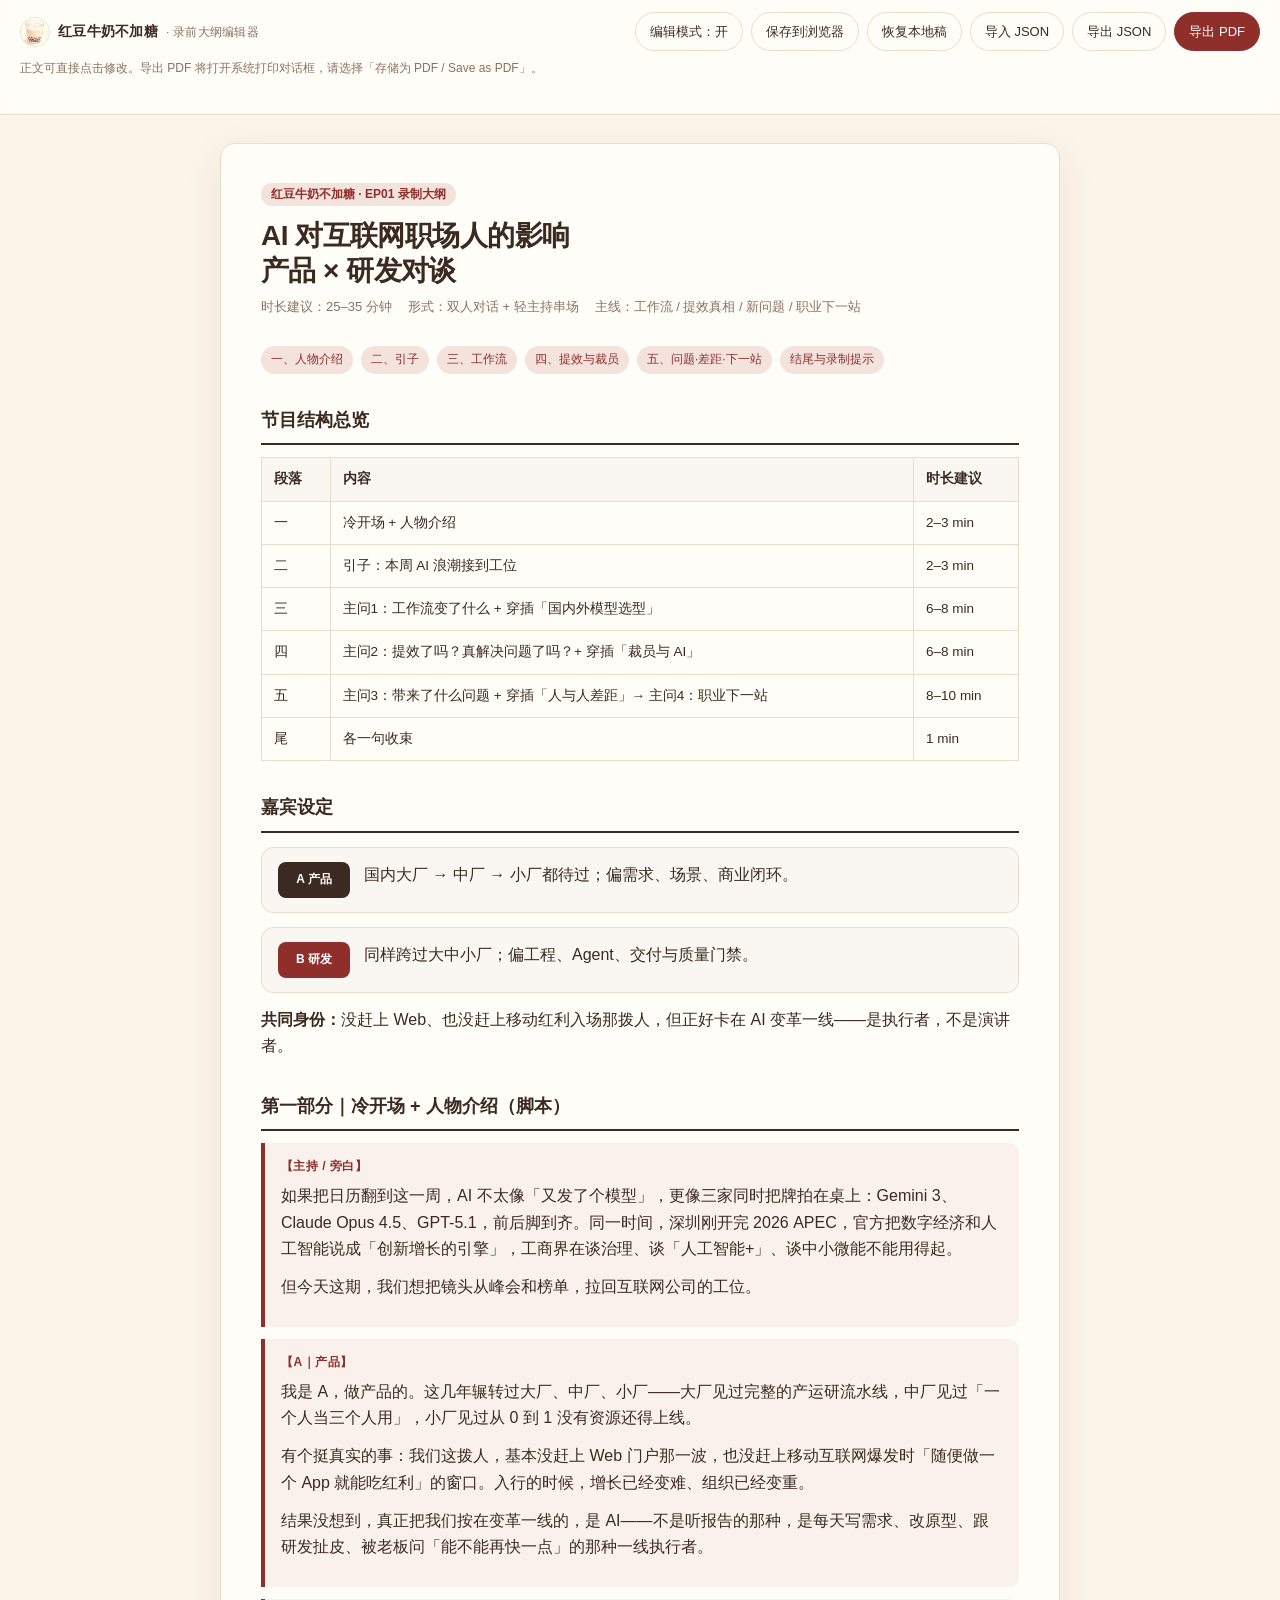
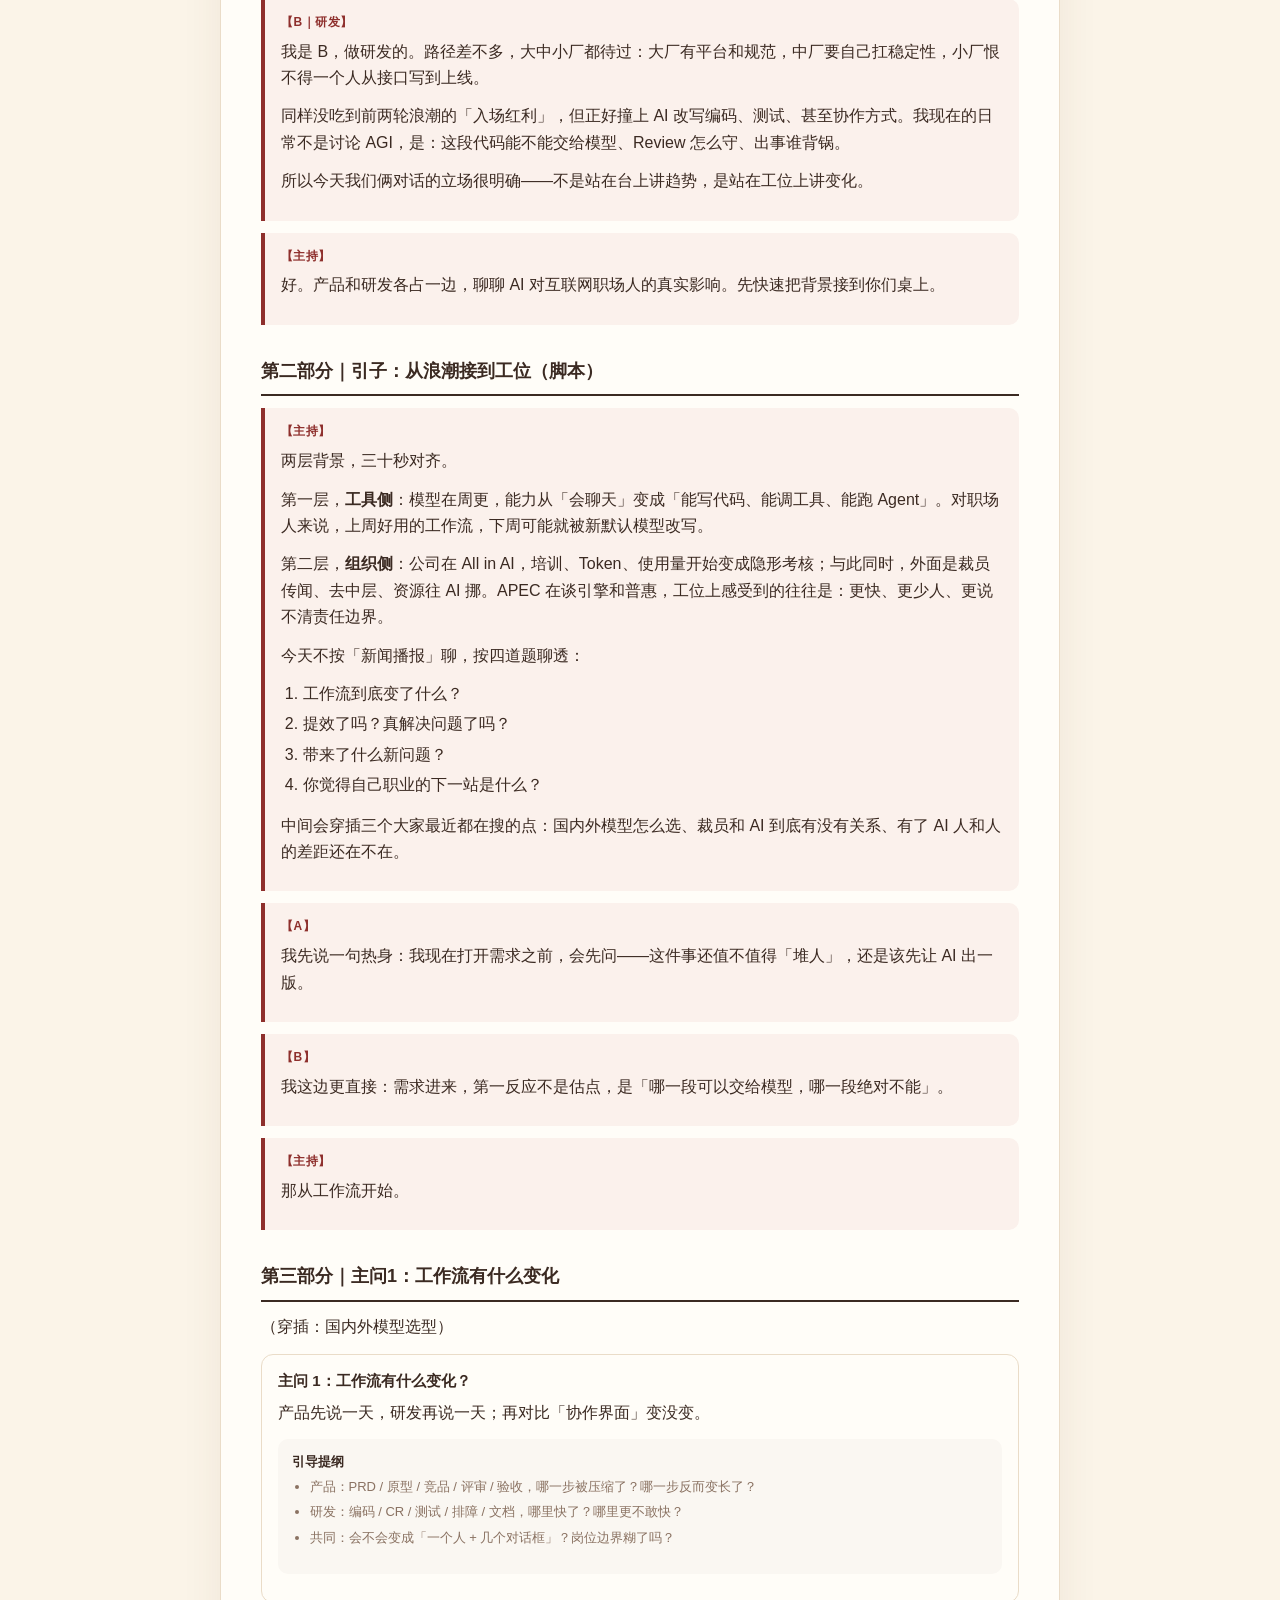
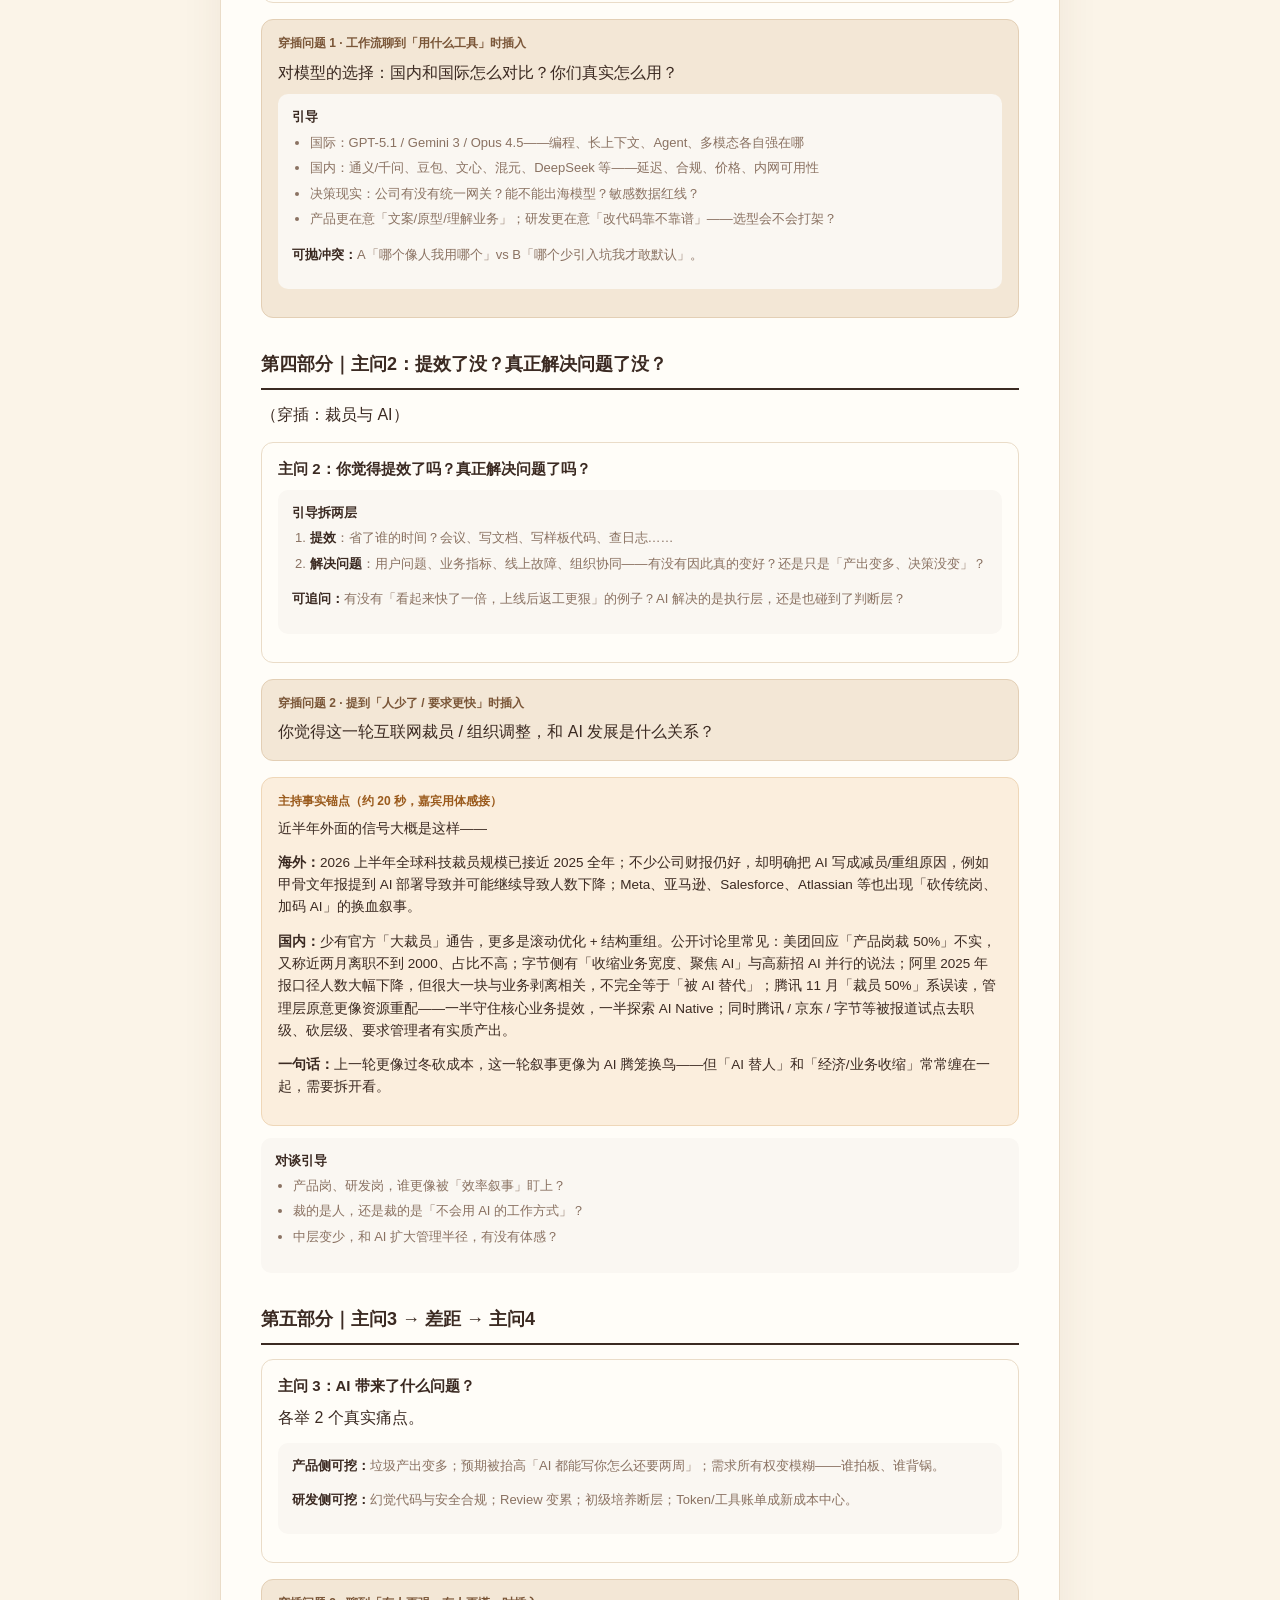
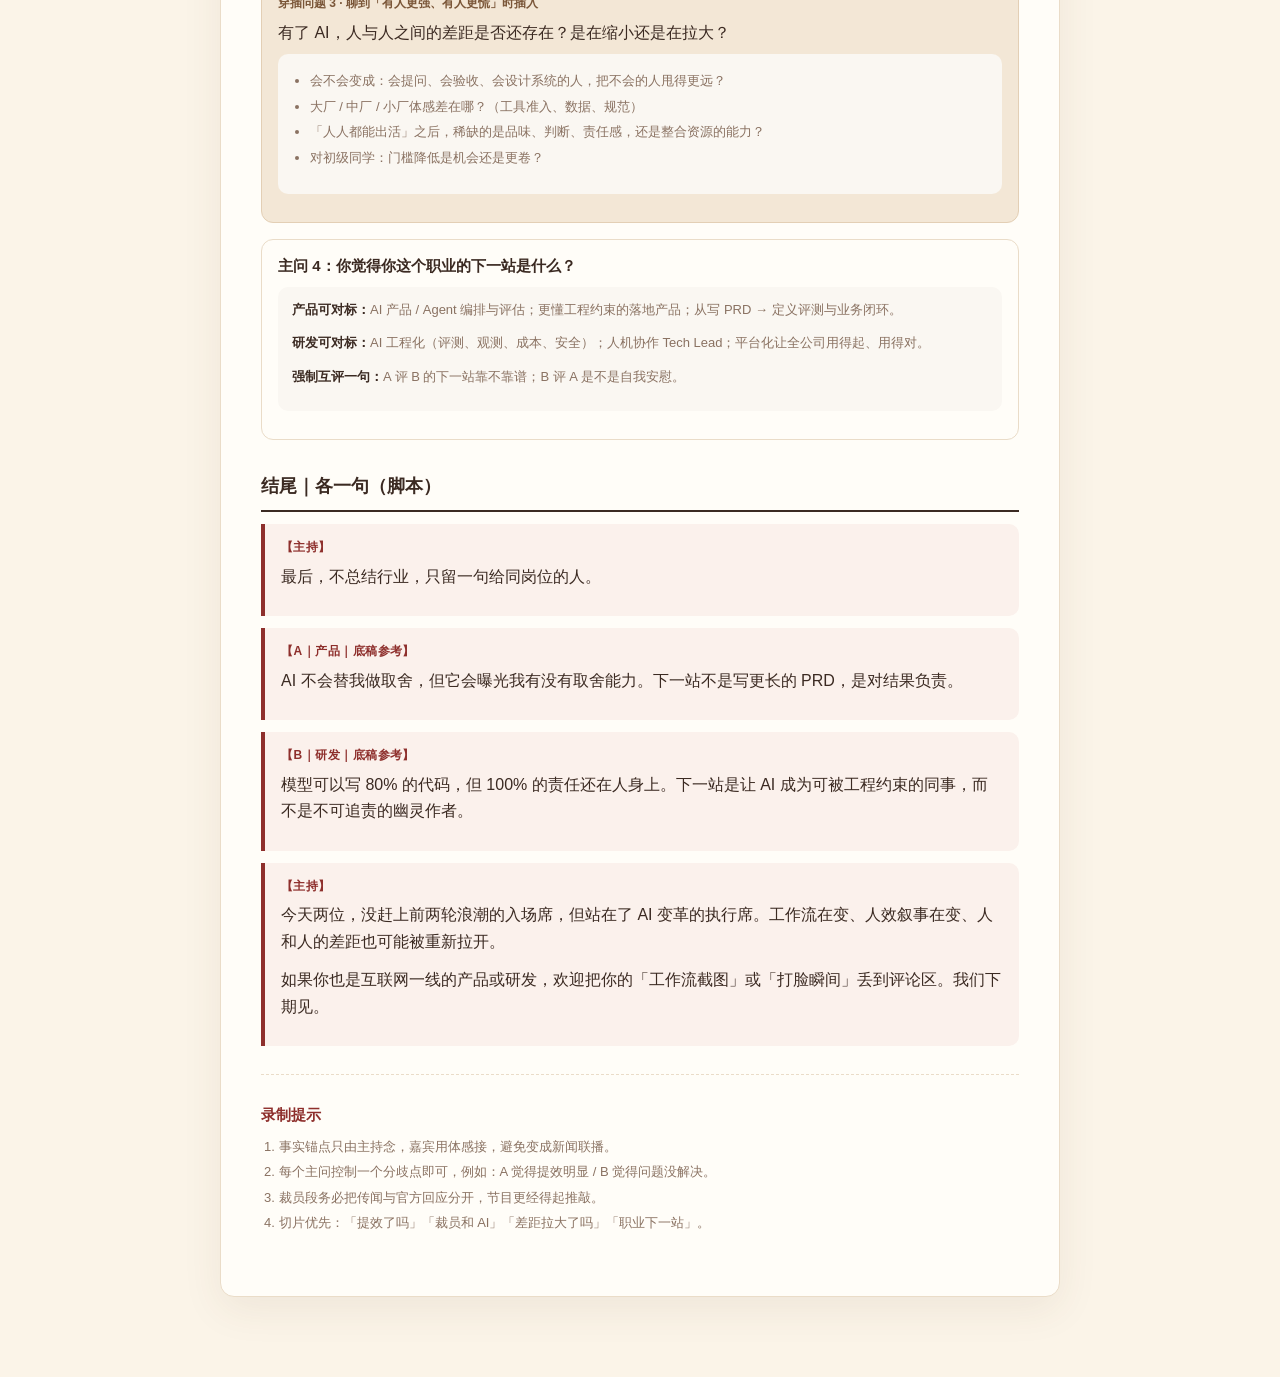
<file: docs/outlines/podcast-ai-workplace-outline.html>
<!DOCTYPE html>
<html lang="zh-CN">
<head>
  <meta charset="UTF-8" />
  <meta name="viewport" content="width=device-width, initial-scale=1" />
  <title>红豆牛奶不加糖 · EP01 录前大纲 · AI 对互联网职场人的影响</title>
  <meta name="theme-color" content="#fbf4e8" />
  <link rel="icon" type="image/png" href="../assets/favicon-64.png" />
  <link rel="apple-touch-icon" href="../assets/apple-touch-icon.png" />
  <meta property="og:site_name" content="红豆牛奶不加糖" />
  <meta property="og:title" content="EP01 录前大纲 · AI 对互联网职场人的影响 | 红豆牛奶不加糖" />
  <meta property="og:description" content="产品 × 研发对谈的录前大纲：工作流、提效真相、新问题、职业下一站。" />
  <meta property="og:image" content="https://czh55.github.io/my_podcast/assets/og.jpg" />
  <style>
    :root {
      --bg: #fbf4e8;
      --paper: #fffdf8;
      --ink: #3b2a22;
      --muted: #8a7262;
      --line: #eadcc8;
      --accent: #8e2f2c;
      --accent-soft: #f4e2dc;
      --warn: #9a5a1c;
      --warn-soft: #fbeedd;
      --insert: #7a5638;
      --insert-soft: #f3e7d6;
      --shadow: 0 12px 40px rgba(91, 60, 40, 0.08);
      --radius: 14px;
      --font: "PingFang SC", "Hiragino Sans GB", "Noto Sans SC", "Microsoft YaHei", sans-serif;
      --mono: "SF Mono", "Menlo", "Consolas", monospace;
    }

    * { box-sizing: border-box; }
    html { scroll-behavior: smooth; }
    body {
      margin: 0;
      font-family: var(--font);
      color: var(--ink);
      background:
        var(--bg);
      line-height: 1.65;
    }

    .toolbar {
      position: sticky;
      top: 0;
      z-index: 50;
      display: flex;
      flex-wrap: wrap;
      gap: 8px;
      align-items: center;
      padding: 12px 20px;
      background: rgba(255, 253, 249, 0.92);
      backdrop-filter: blur(10px);
      border-bottom: 1px solid var(--line);
    }
    .toolbar .brand {
      display: inline-flex;
      align-items: center;
      gap: 8px;
      font-weight: 700;
      margin-right: auto;
      font-size: 14px;
      letter-spacing: 0.02em;
      color: var(--ink);
      text-decoration: none;
    }
    .toolbar .brand img {
      width: 30px;
      height: 30px;
      border-radius: 50%;
      border: 1px solid var(--line);
    }
    .toolbar .brand small { font-weight: 500; color: var(--muted); }
    .toolbar .hint {
      width: 100%;
      font-size: 12px;
      color: var(--muted);
      margin: 0;
    }
    button, .file-btn {
      appearance: none;
      border: 1px solid var(--line);
      background: var(--paper);
      color: var(--ink);
      border-radius: 999px;
      padding: 8px 14px;
      font: inherit;
      font-size: 13px;
      cursor: pointer;
      transition: 0.15s ease;
    }
    button:hover, .file-btn:hover {
      border-color: var(--accent);
      color: var(--accent);
    }
    button.primary {
      background: var(--accent);
      border-color: var(--accent);
      color: #fff;
    }
    button.primary:hover { filter: brightness(1.05); color: #fff; }
    button.ghost { background: transparent; }
    .file-btn { display: inline-flex; align-items: center; }
    .file-btn input { display: none; }
    .status {
      font-size: 12px;
      color: var(--muted);
      min-height: 1.2em;
    }
    .status.ok { color: var(--accent); }
    .status.err { color: var(--warn); }

    .wrap {
      max-width: 880px;
      margin: 0 auto;
      padding: 28px 20px 80px;
    }

    .doc {
      background: var(--paper);
      border: 1px solid var(--line);
      border-radius: var(--radius);
      box-shadow: var(--shadow);
      padding: 36px 40px 48px;
    }

    [contenteditable="true"] {
      outline: none;
    }
    [contenteditable="true"]:focus {
      box-shadow: inset 0 0 0 2px var(--accent-soft);
      border-radius: 6px;
    }
    .editable-block:hover {
      outline: 1px dashed transparent;
    }
    body.edit-mode .editable-block:hover {
      outline: 1px dashed #c9a27e;
      outline-offset: 4px;
    }

    h1 {
      font-size: 28px;
      line-height: 1.25;
      margin: 0 0 8px;
      letter-spacing: -0.02em;
    }
    .meta {
      color: var(--muted);
      font-size: 13px;
      margin-bottom: 28px;
      display: flex;
      flex-wrap: wrap;
      gap: 8px 16px;
    }
    .meta span {
      display: inline-flex;
      align-items: center;
      gap: 6px;
    }
    .pill {
      display: inline-block;
      font-size: 12px;
      padding: 2px 10px;
      border-radius: 999px;
      background: var(--accent-soft);
      color: var(--accent);
      font-weight: 600;
    }

    h2 {
      font-size: 18px;
      margin: 32px 0 12px;
      padding-bottom: 8px;
      border-bottom: 2px solid var(--ink);
      page-break-after: avoid;
    }
    h3 {
      font-size: 15px;
      margin: 20px 0 8px;
      color: var(--accent);
      page-break-after: avoid;
    }
    p { margin: 0 0 12px; }
    ul, ol { margin: 0 0 14px; padding-left: 1.35em; }
    li { margin: 4px 0; }
    table {
      width: 100%;
      border-collapse: collapse;
      font-size: 13.5px;
      margin: 12px 0 18px;
    }
    th, td {
      border: 1px solid var(--line);
      padding: 10px 12px;
      text-align: left;
      vertical-align: top;
    }
    th { background: #faf7f2; font-weight: 600; }

    .role {
      display: grid;
      grid-template-columns: 72px 1fr;
      gap: 10px 14px;
      margin: 14px 0;
      padding: 14px 16px;
      background: #faf7f2;
      border-radius: 12px;
      border: 1px solid var(--line);
    }
    .role .tag {
      font-size: 12px;
      font-weight: 700;
      color: #fff;
      background: var(--ink);
      border-radius: 8px;
      display: flex;
      align-items: center;
      justify-content: center;
      min-height: 36px;
    }
    .role.rd .tag { background: var(--accent); }

    .script {
      margin: 12px 0;
      padding: 14px 16px;
      border-left: 4px solid var(--accent);
      background: #fbf1ec;
      border-radius: 0 10px 10px 0;
      page-break-inside: avoid;
    }
    .script .who {
      font-size: 12px;
      font-weight: 700;
      color: var(--accent);
      margin-bottom: 6px;
      letter-spacing: 0.04em;
    }

    .insert {
      margin: 16px 0;
      padding: 14px 16px;
      border: 1px solid #e3cfb5;
      background: var(--insert-soft);
      border-radius: 12px;
      page-break-inside: avoid;
    }
    .insert .label {
      font-size: 12px;
      font-weight: 700;
      color: var(--insert);
      margin-bottom: 6px;
    }

    .fact {
      margin: 12px 0;
      padding: 14px 16px;
      background: var(--warn-soft);
      border: 1px solid #efd7b8;
      border-radius: 12px;
      font-size: 13.5px;
      page-break-inside: avoid;
    }
    .fact .label {
      font-size: 12px;
      font-weight: 700;
      color: var(--warn);
      margin-bottom: 6px;
    }

    .guide {
      font-size: 13px;
      color: var(--muted);
      background: #faf7f2;
      border-radius: 10px;
      padding: 12px 14px;
      margin: 8px 0 14px;
    }
    .guide strong { color: var(--ink); }

    .q-box {
      border: 1px solid var(--line);
      border-radius: 12px;
      padding: 14px 16px;
      margin: 14px 0;
      page-break-inside: avoid;
    }
    .q-box .q {
      font-weight: 700;
      font-size: 15px;
      margin-bottom: 6px;
    }

    .tips {
      margin-top: 28px;
      padding-top: 8px;
      border-top: 1px dashed var(--line);
      font-size: 13px;
      color: var(--muted);
    }

    .toc {
      display: flex;
      flex-wrap: wrap;
      gap: 8px;
      margin: 0 0 24px;
    }
    .toc a {
      font-size: 12px;
      text-decoration: none;
      color: var(--accent);
      background: var(--accent-soft);
      padding: 4px 10px;
      border-radius: 999px;
    }

    @media (max-width: 640px) {
      .doc { padding: 24px 18px 36px; }
      h1 { font-size: 22px; }
      .role { grid-template-columns: 1fr; }
    }

    @media print {
      body {
        background: #fff;
      }
      .toolbar { display: none !important; }
      .wrap { max-width: none; padding: 0; }
      .doc {
        box-shadow: none;
        border: none;
        border-radius: 0;
        padding: 0;
      }
      a { color: inherit; text-decoration: none; }
      .toc { display: none; }
      h2, h3, .script, .insert, .fact, .q-box, .role {
        break-inside: avoid;
        page-break-inside: avoid;
      }
      @page {
        margin: 16mm 14mm;
      }
    }
  </style>
</head>
<body>
  <div class="toolbar no-print">
    <a class="brand" href="../index.html"><img src="../assets/apple-touch-icon.png" alt="" />红豆牛奶不加糖 <small>· 录前大纲编辑器</small></a>
    <button type="button" class="ghost" id="btnEdit" title="切换编辑模式">编辑模式：开</button>
    <button type="button" class="ghost" id="btnSave">保存到浏览器</button>
    <button type="button" class="ghost" id="btnLoad">恢复本地稿</button>
    <label class="file-btn">导入 JSON<input type="file" id="importJson" accept="application/json,.json" /></label>
    <button type="button" class="ghost" id="btnExportJson">导出 JSON</button>
    <button type="button" class="primary" id="btnPdf">导出 PDF</button>
    <p class="hint">正文可直接点击修改。导出 PDF 将打开系统打印对话框，请选择「存储为 PDF / Save as PDF」。</p>
    <div class="status" id="status"></div>
  </div>

  <div class="wrap">
    <article class="doc" id="doc" contenteditable="true" spellcheck="true">
      <header>
        <p><span class="pill">红豆牛奶不加糖 · EP01 录制大纲</span></p>
        <h1>AI 对互联网职场人的影响<br />产品 × 研发对谈</h1>
        <div class="meta">
          <span>时长建议：25–35 分钟</span>
          <span>形式：双人对话 + 轻主持串场</span>
          <span>主线：工作流 / 提效真相 / 新问题 / 职业下一站</span>
        </div>
      </header>

      <nav class="toc">
        <a href="#s1">一、人物介绍</a>
        <a href="#s2">二、引子</a>
        <a href="#s3">三、工作流</a>
        <a href="#s4">四、提效与裁员</a>
        <a href="#s5">五、问题·差距·下一站</a>
        <a href="#s6">结尾与录制提示</a>
      </nav>

      <h2>节目结构总览</h2>
      <table>
        <thead>
          <tr><th>段落</th><th>内容</th><th>时长建议</th></tr>
        </thead>
        <tbody>
          <tr><td>一</td><td>冷开场 + 人物介绍</td><td>2–3 min</td></tr>
          <tr><td>二</td><td>引子：本周 AI 浪潮接到工位</td><td>2–3 min</td></tr>
          <tr><td>三</td><td>主问1：工作流变了什么 + 穿插「国内外模型选型」</td><td>6–8 min</td></tr>
          <tr><td>四</td><td>主问2：提效了吗？真解决问题了吗？+ 穿插「裁员与 AI」</td><td>6–8 min</td></tr>
          <tr><td>五</td><td>主问3：带来了什么问题 + 穿插「人与人差距」→ 主问4：职业下一站</td><td>8–10 min</td></tr>
          <tr><td>尾</td><td>各一句收束</td><td>1 min</td></tr>
        </tbody>
      </table>

      <h2>嘉宾设定</h2>
      <div class="role">
        <div class="tag">A 产品</div>
        <div>
          国内大厂 → 中厂 → 小厂都待过；偏需求、场景、商业闭环。
        </div>
      </div>
      <div class="role rd">
        <div class="tag">B 研发</div>
        <div>
          同样跨过大中小厂；偏工程、Agent、交付与质量门禁。
        </div>
      </div>
      <p><strong>共同身份：</strong>没赶上 Web、也没赶上移动红利入场那拨人，但正好卡在 AI 变革一线——是执行者，不是演讲者。</p>

      <!-- PART 1 -->
      <h2 id="s1">第一部分｜冷开场 + 人物介绍（脚本）</h2>

      <div class="script">
        <div class="who">【主持 / 旁白】</div>
        <p>如果把日历翻到这一周，AI 不太像「又发了个模型」，更像三家同时把牌拍在桌上：Gemini 3、Claude Opus 4.5、GPT-5.1，前后脚到齐。同一时间，深圳刚开完 2026 APEC，官方把数字经济和人工智能说成「创新增长的引擎」，工商界在谈治理、谈「人工智能+」、谈中小微能不能用得起。</p>
        <p>但今天这期，我们想把镜头从峰会和榜单，拉回互联网公司的工位。</p>
      </div>

      <div class="script">
        <div class="who">【A｜产品】</div>
        <p>我是 A，做产品的。这几年辗转过大厂、中厂、小厂——大厂见过完整的产运研流水线，中厂见过「一个人当三个人用」，小厂见过从 0 到 1 没有资源还得上线。</p>
        <p>有个挺真实的事：我们这拨人，基本没赶上 Web 门户那一波，也没赶上移动互联网爆发时「随便做一个 App 就能吃红利」的窗口。入行的时候，增长已经变难、组织已经变重。</p>
        <p>结果没想到，真正把我们按在变革一线的，是 AI——不是听报告的那种，是每天写需求、改原型、跟研发扯皮、被老板问「能不能再快一点」的那种一线执行者。</p>
      </div>

      <div class="script">
        <div class="who">【B｜研发】</div>
        <p>我是 B，做研发的。路径差不多，大中小厂都待过：大厂有平台和规范，中厂要自己扛稳定性，小厂恨不得一个人从接口写到上线。</p>
        <p>同样没吃到前两轮浪潮的「入场红利」，但正好撞上 AI 改写编码、测试、甚至协作方式。我现在的日常不是讨论 AGI，是：这段代码能不能交给模型、Review 怎么守、出事谁背锅。</p>
        <p>所以今天我们俩对话的立场很明确——不是站在台上讲趋势，是站在工位上讲变化。</p>
      </div>

      <div class="script">
        <div class="who">【主持】</div>
        <p>好。产品和研发各占一边，聊聊 AI 对互联网职场人的真实影响。先快速把背景接到你们桌上。</p>
      </div>

      <!-- PART 2 -->
      <h2 id="s2">第二部分｜引子：从浪潮接到工位（脚本）</h2>

      <div class="script">
        <div class="who">【主持】</div>
        <p>两层背景，三十秒对齐。</p>
        <p>第一层，<strong>工具侧</strong>：模型在周更，能力从「会聊天」变成「能写代码、能调工具、能跑 Agent」。对职场人来说，上周好用的工作流，下周可能就被新默认模型改写。</p>
        <p>第二层，<strong>组织侧</strong>：公司在 All in AI，培训、Token、使用量开始变成隐形考核；与此同时，外面是裁员传闻、去中层、资源往 AI 挪。APEC 在谈引擎和普惠，工位上感受到的往往是：更快、更少人、更说不清责任边界。</p>
        <p>今天不按「新闻播报」聊，按四道题聊透：</p>
        <ol>
          <li>工作流到底变了什么？</li>
          <li>提效了吗？真解决问题了吗？</li>
          <li>带来了什么新问题？</li>
          <li>你觉得自己职业的下一站是什么？</li>
        </ol>
        <p>中间会穿插三个大家最近都在搜的点：国内外模型怎么选、裁员和 AI 到底有没有关系、有了 AI 人和人的差距还在不在。</p>
      </div>

      <div class="script">
        <div class="who">【A】</div>
        <p>我先说一句热身：我现在打开需求之前，会先问——这件事还值不值得「堆人」，还是该先让 AI 出一版。</p>
      </div>
      <div class="script">
        <div class="who">【B】</div>
        <p>我这边更直接：需求进来，第一反应不是估点，是「哪一段可以交给模型，哪一段绝对不能」。</p>
      </div>
      <div class="script">
        <div class="who">【主持】</div>
        <p>那从工作流开始。</p>
      </div>

      <!-- PART 3 -->
      <h2 id="s3">第三部分｜主问1：工作流有什么变化</h2>
      <p>（穿插：国内外模型选型）</p>

      <div class="q-box">
        <div class="q">主问 1：工作流有什么变化？</div>
        <p>产品先说一天，研发再说一天；再对比「协作界面」变没变。</p>
        <div class="guide">
          <strong>引导提纲</strong>
          <ul>
            <li>产品：PRD / 原型 / 竞品 / 评审 / 验收，哪一步被压缩了？哪一步反而变长了？</li>
            <li>研发：编码 / CR / 测试 / 排障 / 文档，哪里快了？哪里更不敢快？</li>
            <li>共同：会不会变成「一个人 + 几个对话框」？岗位边界糊了吗？</li>
          </ul>
        </div>
      </div>

      <div class="insert">
        <div class="label">穿插问题 1 · 工作流聊到「用什么工具」时插入</div>
        <div class="q">对模型的选择：国内和国际怎么对比？你们真实怎么用？</div>
        <div class="guide">
          <strong>引导</strong>
          <ul>
            <li>国际：GPT-5.1 / Gemini 3 / Opus 4.5——编程、长上下文、Agent、多模态各自强在哪</li>
            <li>国内：通义/千问、豆包、文心、混元、DeepSeek 等——延迟、合规、价格、内网可用性</li>
            <li>决策现实：公司有没有统一网关？能不能出海模型？敏感数据红线？</li>
            <li>产品更在意「文案/原型/理解业务」；研发更在意「改代码靠不靠谱」——选型会不会打架？</li>
          </ul>
          <p><strong>可抛冲突：</strong>A「哪个像人我用哪个」vs B「哪个少引入坑我才敢默认」。</p>
        </div>
      </div>

      <!-- PART 4 -->
      <h2 id="s4">第四部分｜主问2：提效了没？真正解决问题了没？</h2>
      <p>（穿插：裁员与 AI）</p>

      <div class="q-box">
        <div class="q">主问 2：你觉得提效了吗？真正解决问题了吗？</div>
        <div class="guide">
          <strong>引导拆两层</strong>
          <ol>
            <li><strong>提效</strong>：省了谁的时间？会议、写文档、写样板代码、查日志……</li>
            <li><strong>解决问题</strong>：用户问题、业务指标、线上故障、组织协同——有没有因此真的变好？还是只是「产出变多、决策没变」？</li>
          </ol>
          <p><strong>可追问：</strong>有没有「看起来快了一倍，上线后返工更狠」的例子？AI 解决的是执行层，还是也碰到了判断层？</p>
        </div>
      </div>

      <div class="insert">
        <div class="label">穿插问题 2 · 提到「人少了 / 要求更快」时插入</div>
        <div class="q">你觉得这一轮互联网裁员 / 组织调整，和 AI 发展是什么关系？</div>
      </div>

      <div class="fact">
        <div class="label">主持事实锚点（约 20 秒，嘉宾用体感接）</div>
        <p>近半年外面的信号大概是这样——</p>
        <p><strong>海外：</strong>2026 上半年全球科技裁员规模已接近 2025 全年；不少公司财报仍好，却明确把 AI 写成减员/重组原因，例如甲骨文年报提到 AI 部署导致并可能继续导致人数下降；Meta、亚马逊、Salesforce、Atlassian 等也出现「砍传统岗、加码 AI」的换血叙事。</p>
        <p><strong>国内：</strong>少有官方「大裁员」通告，更多是滚动优化 + 结构重组。公开讨论里常见：美团回应「产品岗裁 50%」不实，又称近两月离职不到 2000、占比不高；字节侧有「收缩业务宽度、聚焦 AI」与高薪招 AI 并行的说法；阿里 2025 年报口径人数大幅下降，但很大一块与业务剥离相关，不完全等于「被 AI 替代」；腾讯 11 月「裁员 50%」系误读，管理层原意更像资源重配——一半守住核心业务提效，一半探索 AI Native；同时腾讯 / 京东 / 字节等被报道试点去职级、砍层级、要求管理者有实质产出。</p>
        <p><strong>一句话：</strong>上一轮更像过冬砍成本，这一轮叙事更像为 AI 腾笼换鸟——但「AI 替人」和「经济/业务收缩」常常缠在一起，需要拆开看。</p>
      </div>

      <div class="guide">
        <strong>对谈引导</strong>
        <ul>
          <li>产品岗、研发岗，谁更像被「效率叙事」盯上？</li>
          <li>裁的是人，还是裁的是「不会用 AI 的工作方式」？</li>
          <li>中层变少，和 AI 扩大管理半径，有没有体感？</li>
        </ul>
      </div>

      <!-- PART 5 -->
      <h2 id="s5">第五部分｜主问3 → 差距 → 主问4</h2>

      <div class="q-box">
        <div class="q">主问 3：AI 带来了什么问题？</div>
        <p>各举 2 个真实痛点。</p>
        <div class="guide">
          <p><strong>产品侧可挖：</strong>垃圾产出变多；预期被抬高「AI 都能写你怎么还要两周」；需求所有权变模糊——谁拍板、谁背锅。</p>
          <p><strong>研发侧可挖：</strong>幻觉代码与安全合规；Review 变累；初级培养断层；Token/工具账单成新成本中心。</p>
        </div>
      </div>

      <div class="insert">
        <div class="label">穿插问题 3 · 聊到「有人更强、有人更慌」时插入</div>
        <div class="q">有了 AI，人与人之间的差距是否还存在？是在缩小还是在拉大？</div>
        <div class="guide">
          <ul>
            <li>会不会变成：会提问、会验收、会设计系统的人，把不会的人甩得更远？</li>
            <li>大厂 / 中厂 / 小厂体感差在哪？（工具准入、数据、规范）</li>
            <li>「人人都能出活」之后，稀缺的是品味、判断、责任感，还是整合资源的能力？</li>
            <li>对初级同学：门槛降低是机会还是更卷？</li>
          </ul>
        </div>
      </div>

      <div class="q-box">
        <div class="q">主问 4：你觉得你这个职业的下一站是什么？</div>
        <div class="guide">
          <p><strong>产品可对标：</strong>AI 产品 / Agent 编排与评估；更懂工程约束的落地产品；从写 PRD → 定义评测与业务闭环。</p>
          <p><strong>研发可对标：</strong>AI 工程化（评测、观测、成本、安全）；人机协作 Tech Lead；平台化让全公司用得起、用得对。</p>
          <p><strong>强制互评一句：</strong>A 评 B 的下一站靠不靠谱；B 评 A 是不是自我安慰。</p>
        </div>
      </div>

      <!-- ENDING -->
      <h2 id="s6">结尾｜各一句（脚本）</h2>

      <div class="script">
        <div class="who">【主持】</div>
        <p>最后，不总结行业，只留一句给同岗位的人。</p>
      </div>
      <div class="script">
        <div class="who">【A｜产品｜底稿参考】</div>
        <p>AI 不会替我做取舍，但它会曝光我有没有取舍能力。下一站不是写更长的 PRD，是对结果负责。</p>
      </div>
      <div class="script">
        <div class="who">【B｜研发｜底稿参考】</div>
        <p>模型可以写 80% 的代码，但 100% 的责任还在人身上。下一站是让 AI 成为可被工程约束的同事，而不是不可追责的幽灵作者。</p>
      </div>
      <div class="script">
        <div class="who">【主持】</div>
        <p>今天两位，没赶上前两轮浪潮的入场席，但站在了 AI 变革的执行席。工作流在变、人效叙事在变、人和人的差距也可能被重新拉开。</p>
        <p>如果你也是互联网一线的产品或研发，欢迎把你的「工作流截图」或「打脸瞬间」丢到评论区。我们下期见。</p>
      </div>

      <div class="tips">
        <h3>录制提示</h3>
        <ol>
          <li>事实锚点只由主持念，嘉宾用体感接，避免变成新闻联播。</li>
          <li>每个主问控制一个分歧点即可，例如：A 觉得提效明显 / B 觉得问题没解决。</li>
          <li>裁员段务必把传闻与官方回应分开，节目更经得起推敲。</li>
          <li>切片优先：「提效了吗」「裁员和 AI」「差距拉大了吗」「职业下一站」。</li>
        </ol>
      </div>
    </article>
  </div>

  <script>
    (function () {
      const STORAGE_KEY = "podcast-ai-workplace-outline-v1";
      const doc = document.getElementById("doc");
      const statusEl = document.getElementById("status");
      const btnEdit = document.getElementById("btnEdit");
      let editOn = true;

      function setStatus(msg, type) {
        statusEl.textContent = msg || "";
        statusEl.className = "status" + (type ? " " + type : "");
        if (msg) {
          clearTimeout(setStatus._t);
          setStatus._t = setTimeout(() => {
            statusEl.textContent = "";
            statusEl.className = "status";
          }, 3200);
        }
      }

      function syncEditMode() {
        doc.contentEditable = editOn ? "true" : "false";
        document.body.classList.toggle("edit-mode", editOn);
        btnEdit.textContent = "编辑模式：" + (editOn ? "开" : "关");
      }

      btnEdit.addEventListener("click", () => {
        editOn = !editOn;
        syncEditMode();
        setStatus(editOn ? "已开启编辑，点击正文即可修改" : "已锁定，防止误改", "ok");
      });

      document.getElementById("btnSave").addEventListener("click", () => {
        try {
          localStorage.setItem(STORAGE_KEY, doc.innerHTML);
          setStatus("已保存到本机浏览器", "ok");
        } catch (e) {
          setStatus("保存失败：" + e.message, "err");
        }
      });

      document.getElementById("btnLoad").addEventListener("click", () => {
        const html = localStorage.getItem(STORAGE_KEY);
        if (!html) {
          setStatus("没有找到本地存稿", "err");
          return;
        }
        if (!confirm("用本地存稿覆盖当前内容？")) return;
        doc.innerHTML = html;
        setStatus("已恢复本地存稿", "ok");
      });

      document.getElementById("btnExportJson").addEventListener("click", () => {
        const payload = {
          title: "播客大纲 · AI 对互联网职场人的影响",
          exportedAt: new Date().toISOString(),
          html: doc.innerHTML,
          text: doc.innerText
        };
        const blob = new Blob([JSON.stringify(payload, null, 2)], { type: "application/json" });
        const a = document.createElement("a");
        a.href = URL.createObjectURL(blob);
        a.download = "podcast-ai-workplace-outline.json";
        a.click();
        URL.revokeObjectURL(a.href);
        setStatus("已导出 JSON", "ok");
      });

      document.getElementById("importJson").addEventListener("change", (ev) => {
        const file = ev.target.files && ev.target.files[0];
        if (!file) return;
        const reader = new FileReader();
        reader.onload = () => {
          try {
            const data = JSON.parse(reader.result);
            if (!data.html) throw new Error("JSON 中缺少 html 字段");
            if (!confirm("导入将覆盖当前正文，继续？")) return;
            doc.innerHTML = data.html;
            setStatus("已导入：" + file.name, "ok");
          } catch (e) {
            setStatus("导入失败：" + e.message, "err");
          }
        };
        reader.readAsText(file);
        ev.target.value = "";
      });

      document.getElementById("btnPdf").addEventListener("click", () => {
        const wasEdit = editOn;
        if (wasEdit) {
          editOn = false;
          syncEditMode();
        }
        setStatus("请在打印对话框中选择「存储为 PDF」", "ok");
        setTimeout(() => {
          window.print();
          if (wasEdit) {
            editOn = true;
            syncEditMode();
          }
        }, 50);
      });

      // Cmd/Ctrl+S 保存
      document.addEventListener("keydown", (e) => {
        if ((e.metaKey || e.ctrlKey) && e.key.toLowerCase() === "s") {
          e.preventDefault();
          document.getElementById("btnSave").click();
        }
      });

      // 首次尝试加载本地（不打扰）
      syncEditMode();
      const cached = localStorage.getItem(STORAGE_KEY);
      if (cached) {
        setStatus("检测到本地存稿，可点「恢复本地稿」", "ok");
      }
    })();
  </script>
</body>
</html>
</file>
<file: docs/assets/site.css>
/* 红豆牛奶不加糖 · shared styles */
:root {
  --bg: #fbf4e8;
  --paper: #fffdf8;
  --paper-2: #f6ecdc;
  --line: #eadcc8;
  --ink: #3b2a22;
  --muted: #8a7262;
  --faint: #b39d8b;
  --bean: #8e2f2c;
  --bean-soft: rgba(142, 47, 44, 0.08);
  --bean-line: rgba(142, 47, 44, 0.22);
  --tea: #c9a27e;
  --tea-soft: rgba(201, 162, 126, 0.18);
  --shadow: 0 10px 30px rgba(91, 60, 40, 0.08);
  --shadow-sm: 0 3px 12px rgba(91, 60, 40, 0.06);
  --radius: 18px;
  --serif: "Noto Serif SC", "Songti SC", serif;
  --sans: "Noto Sans SC", "PingFang SC", system-ui, sans-serif;
  --num: "Instrument Sans", "Noto Sans SC", sans-serif;
}

* { box-sizing: border-box; margin: 0; padding: 0; }
html { scroll-behavior: smooth; }
body {
  font-family: var(--sans);
  background: var(--bg);
  color: var(--ink);
  line-height: 1.75;
  min-height: 100vh;
  -webkit-font-smoothing: antialiased;
}
a { color: var(--bean); text-decoration: none; }
a:hover { text-decoration: underline; text-underline-offset: 3px; }
img { display: block; max-width: 100%; }

.wrap { max-width: 780px; margin: 0 auto; padding: 0 22px 110px; }
.wrap-wide { max-width: 1040px; margin: 0 auto; padding: 0 24px 80px; }

/* ---------- site header ---------- */
.site-head {
  max-width: 1040px;
  margin: 0 auto;
  padding: 18px 24px;
  display: flex;
  align-items: center;
  gap: 12px;
}
.site-head.narrow { max-width: 780px; padding: 18px 22px; }
.brand { display: inline-flex; align-items: center; gap: 10px; color: var(--ink); font-weight: 700; }
.brand:hover { text-decoration: none; }
.brand img {
  width: 38px; height: 38px; border-radius: 50%;
  border: 1px solid var(--line); background: #fffff2; object-fit: cover;
}
.brand span { font-family: var(--serif); font-size: 17px; letter-spacing: 0.02em; }
.site-nav { margin-left: auto; display: flex; gap: 18px; font-size: 14px; }
.site-nav a { color: var(--muted); }
.site-nav a:hover { color: var(--bean); text-decoration: none; }

/* ---------- type ---------- */
h1, h2, .serif { font-family: var(--serif); }
h1 { font-size: clamp(28px, 5vw, 40px); font-weight: 700; line-height: 1.25; letter-spacing: 0.01em; margin-bottom: 12px; }
h2 { font-size: 21px; font-weight: 700; margin-bottom: 16px; }
h3 { font-size: 15px; font-weight: 700; color: var(--bean); margin: 18px 0 8px; }
p { margin-bottom: 12px; }
ul, ol { padding-left: 1.2em; margin-bottom: 12px; }
li { margin-bottom: 6px; color: var(--muted); }
li strong { color: var(--ink); }
.lede { font-size: 17px; color: var(--muted); margin-bottom: 24px; }
.note { font-size: 13px; color: var(--faint); }
code { font-size: 0.9em; background: var(--paper-2); padding: 1px 6px; border-radius: 6px; }

section { margin-bottom: 48px; }
.section-title {
  display: flex; align-items: baseline; justify-content: space-between; gap: 12px; flex-wrap: wrap;
  margin-bottom: 16px;
}
.section-title h2 { margin: 0; }
.section-title span { font-size: 13px; color: var(--faint); }
.wrap section > h2 { padding-bottom: 10px; border-bottom: 1px solid var(--line); }

/* ---------- small parts ---------- */
.crumb { font-size: 13px; color: var(--faint); margin: 8px 0 22px; display: flex; gap: 8px; flex-wrap: wrap; }
.crumb a { color: var(--muted); }
.badge-row { display: flex; gap: 8px; flex-wrap: wrap; margin-bottom: 14px; }
.badge {
  font-size: 12px; font-weight: 600; letter-spacing: 0.03em;
  padding: 3px 10px; border-radius: 999px;
  background: var(--bean-soft); color: var(--bean); border: 1px solid var(--bean-line);
}
.badge.warm { background: var(--tea-soft); color: #8a6340; border-color: rgba(201, 162, 126, 0.45); }
.badge.plain { background: var(--paper); color: var(--muted); border-color: var(--line); }

.card {
  background: var(--paper); border: 1px solid var(--line); border-radius: var(--radius);
  box-shadow: var(--shadow-sm);
}

.btn {
  display: inline-flex; align-items: center; justify-content: center; gap: 6px;
  font: inherit; font-size: 14px; font-weight: 600;
  padding: 9px 18px; border-radius: 999px; cursor: pointer;
  border: 1px solid var(--bean); background: var(--bean); color: #fff8f0;
  transition: 0.15s ease;
}
.btn:hover { text-decoration: none; filter: brightness(1.08); }
.btn.ghost { background: var(--paper); color: var(--bean); border-color: var(--bean-line); }
.btn.ghost:hover { background: var(--bean-soft); filter: none; }
.btn.soon { background: var(--paper); color: var(--faint); border-color: var(--line); cursor: default; }
.btn.soon small { font-weight: 500; font-size: 12px; }

.ts {
  font-family: var(--num); font-size: 12px; font-weight: 700;
  color: var(--bean); background: var(--bean-soft); border: 1px solid var(--bean-line);
  border-radius: 6px; padding: 1px 7px; cursor: pointer; white-space: nowrap;
}
.ts:hover { background: rgba(142, 47, 44, 0.16); }
.ts.off { color: var(--faint); background: var(--paper-2); border-color: var(--line); cursor: help; text-decoration: line-through; }

.versions { display: flex; gap: 6px; margin-bottom: 10px; }
.versions button {
  font: inherit; font-size: 13px; font-weight: 600; cursor: pointer;
  padding: 5px 14px; border-radius: 999px;
  border: 1px solid var(--line); background: var(--paper); color: var(--muted);
}
.versions button:hover { color: var(--bean); border-color: var(--bean-line); }
.versions button.on { background: var(--bean); border-color: var(--bean); color: #fff8f0; }

.meta {
  display: grid; grid-template-columns: repeat(auto-fit, minmax(150px, 1fr)); gap: 12px;
  padding: 16px 18px; margin-bottom: 22px;
  background: var(--paper); border: 1px solid var(--line); border-radius: 14px;
}
.meta dt { font-size: 11px; color: var(--faint); letter-spacing: 0.06em; }
.meta dd { font-size: 14px; font-weight: 600; margin-top: 2px; }

.thesis {
  background: var(--paper); border: 1px solid var(--line); border-left: 4px solid var(--bean);
  border-radius: 14px; padding: 18px 20px; font-size: 16px; margin-bottom: 28px;
  font-family: var(--serif);
}

/* ---------- player ---------- */
.player {
  position: sticky; top: 8px; z-index: 10;
  background: rgba(255, 253, 248, 0.94); backdrop-filter: blur(10px);
  border: 1px solid var(--line); border-radius: 16px; box-shadow: var(--shadow);
  padding: 12px 14px; margin-bottom: 32px;
}
.player audio, audio.plain { width: 100%; display: block; height: 42px; }
.now { font-size: 13px; color: var(--muted); margin-top: 6px; min-height: 1.4em; }
.now strong { color: var(--bean); font-weight: 600; }

/* ---------- episode page blocks ---------- */
.chapters { list-style: none; padding: 0; }
.chapters li {
  display: grid; grid-template-columns: 64px 1fr; gap: 12px; align-items: baseline;
  padding: 10px 10px; margin: 0; border-bottom: 1px dashed var(--line);
  cursor: pointer; color: var(--ink); border-radius: 10px;
}
.chapters li:hover { background: var(--paper); }
.chapters li.on { background: var(--bean-soft); color: var(--bean); }
.chapters .t { font-family: var(--num); font-size: 13px; color: var(--tea); font-weight: 700; }
.chapters li.on .t { color: var(--bean); }

.point { padding: 18px 20px; margin-bottom: 14px; }
.point h4 { font-size: 16px; margin-bottom: 8px; display: flex; gap: 10px; align-items: baseline; flex-wrap: wrap; }
.point p { color: var(--muted); margin-bottom: 8px; font-size: 14.5px; }
.point p strong { color: var(--ink); }
.point .eg {
  background: var(--paper-2); border-radius: 12px; padding: 10px 14px; margin: 10px 0 6px;
  font-size: 14px; color: var(--ink);
}
.point .eg::before { content: "例子 · "; color: var(--bean); font-weight: 700; }
.who { font-size: 12px; color: var(--faint); font-weight: 500; }

.calm { padding: 18px 22px; background: var(--bean-soft); border-color: var(--bean-line); }
.calm ol { margin: 0; }
.calm li { color: var(--ink); margin-bottom: 8px; }

table { width: 100%; border-collapse: collapse; font-size: 13.5px; margin: 12px 0 10px; background: var(--paper); border-radius: 12px; overflow: hidden; }
th, td { text-align: left; padding: 9px 12px; border: 1px solid var(--line); vertical-align: top; }
th { background: var(--paper-2); color: var(--muted); font-weight: 600; }
td { color: var(--ink); }

.retro { display: grid; gap: 14px; }
.retro .card { padding: 16px 20px; }
.retro .card h4 { font-size: 15px; color: var(--bean); margin-bottom: 8px; }
.retro .fix { margin-top: 10px; padding-top: 10px; border-top: 1px dashed var(--line); font-size: 14.5px; }
.retro .fix strong { color: var(--bean); }

details.transcript { padding: 14px 18px; }
details.transcript summary { cursor: pointer; color: var(--bean); font-weight: 600; }
details.transcript[open] summary { margin-bottom: 14px; }
.tx p { display: grid; grid-template-columns: 58px 1fr; gap: 10px; font-size: 14px; color: var(--muted); margin-bottom: 10px; }
.tx p.on { color: var(--ink); }

/* outline-style pages */
.seg { padding: 16px 18px; margin-bottom: 12px; }
.seg-time { font-size: 12px; font-weight: 700; color: var(--bean); letter-spacing: 0.04em; margin-bottom: 4px; }
.seg h3 { margin-top: 0; color: var(--ink); }
.quote { border-left: 3px solid var(--tea); padding: 6px 0 6px 14px; color: var(--muted); font-family: var(--serif); margin: 10px 0; }
.disclaimer {
  font-size: 13px; color: var(--muted); background: var(--paper-2);
  border: 1px solid var(--line); border-radius: 12px; padding: 12px 16px; margin-bottom: 28px;
}
.open q {
  display: block; quotes: none; background: var(--paper); border: 1px solid var(--line);
  border-radius: 12px; padding: 12px 14px; margin-bottom: 8px; font-size: 14px; color: var(--muted);
}

/* ---------- home ---------- */
.hero { text-align: center; padding: 28px 24px 40px; }
.hero-logo {
  width: 168px; height: 168px; margin: 0 auto 18px; border-radius: 50%;
  border: 1px solid var(--line); background: #fffff2; box-shadow: var(--shadow); object-fit: cover;
}
.hero h1 { font-size: clamp(34px, 7vw, 52px); margin-bottom: 6px; }
.hero .tagline { font-family: var(--serif); font-size: 18px; color: var(--bean); margin-bottom: 10px; }
.hero .pitch { color: var(--muted); max-width: 520px; margin: 0 auto 22px; }
.hero-actions { display: flex; gap: 10px; justify-content: center; flex-wrap: wrap; }

.latest { display: grid; grid-template-columns: 200px 1fr; gap: 24px; padding: 22px; align-items: center; }
.latest .cover {
  aspect-ratio: 1; border-radius: 14px; background: #fffff2; border: 1px solid var(--line);
  display: grid; place-items: center; overflow: hidden;
}
.latest .cover img { width: 100%; height: 100%; object-fit: cover; }
.latest .kicker { font-size: 12px; font-weight: 700; color: var(--bean); letter-spacing: 0.08em; margin-bottom: 4px; }
.latest h3 { font-family: var(--serif); font-size: 22px; color: var(--ink); margin: 0 0 8px; line-height: 1.4; }
.latest p { color: var(--muted); font-size: 14.5px; }
.latest .row { display: flex; gap: 10px; align-items: center; flex-wrap: wrap; margin-top: 12px; }

.subscribe { display: flex; flex-wrap: wrap; gap: 10px; }

.chips { display: flex; flex-wrap: wrap; gap: 8px; margin-bottom: 16px; }
.chip {
  border: 1px solid var(--line); background: var(--paper); color: var(--muted);
  font: inherit; font-size: 13px; font-weight: 600; padding: 6px 14px; border-radius: 999px; cursor: pointer;
}
.chip:hover { color: var(--bean); border-color: var(--bean-line); }
.chip.active { background: var(--bean); border-color: var(--bean); color: #fff8f0; }

.series-grid { display: grid; grid-template-columns: repeat(3, 1fr); gap: 14px; }
.series-card { padding: 18px 20px; cursor: pointer; position: relative; overflow: hidden; transition: 0.15s ease; }
.series-card::before { content: ''; position: absolute; left: 0; top: 0; bottom: 0; width: 4px; background: var(--accent-color, var(--bean)); }
.series-card:hover, .series-card.active { box-shadow: var(--shadow); transform: translateY(-2px); }
.series-card.active { border-color: var(--bean-line); }
.series-card h3 { font-family: var(--serif); font-size: 20px; color: var(--ink); margin: 0 0 2px; }
.series-meta { font-size: 12px; color: var(--tea); font-weight: 700; margin-bottom: 8px; }
.series-card p { font-size: 13.5px; color: var(--muted); margin: 0; }
.series-status { display: inline-block; margin-top: 10px; font-size: 12px; font-weight: 600; color: var(--faint); }
.series-status.on { color: var(--bean); }

.ep-grid { display: grid; grid-template-columns: repeat(auto-fill, minmax(300px, 1fr)); gap: 14px; }
.ep-card { padding: 18px 20px; display: flex; flex-direction: column; gap: 8px; color: inherit; transition: 0.15s ease; }
a.ep-card:hover { text-decoration: none; box-shadow: var(--shadow); transform: translateY(-2px); }
.ep-top { display: flex; justify-content: space-between; align-items: center; gap: 8px; }
.ep-no { font-family: var(--num); font-size: 12px; font-weight: 700; color: var(--bean); letter-spacing: 0.04em; }
.ep-card h4 { font-family: var(--serif); font-size: 19px; line-height: 1.4; }
.ep-card .summary {
  font-size: 13.5px; color: var(--muted); flex: 1; margin: 0;
  display: -webkit-box; -webkit-line-clamp: 4; -webkit-box-orient: vertical; overflow: hidden;
}
.tags { display: flex; flex-wrap: wrap; gap: 6px; }
.tag { font-size: 11.5px; color: var(--muted); background: var(--paper-2); border-radius: 6px; padding: 2px 8px; }
.empty { grid-column: 1 / -1; text-align: center; padding: 40px 20px; color: var(--faint); }

.about { padding: 24px; }
.about > p { color: var(--muted); max-width: 720px; }
.hosts { display: grid; grid-template-columns: 1fr 1fr; gap: 14px; margin-top: 18px; }
.host { background: var(--paper-2); border-radius: 14px; padding: 16px 18px; display: grid; grid-template-columns: 48px 1fr; gap: 14px; }
.host .avatar {
  width: 48px; height: 48px; border-radius: 50%; background: var(--bean); color: #fff8f0;
  display: grid; place-items: center; font-family: var(--serif); font-size: 20px; font-weight: 700;
}
.host .avatar.tea { background: var(--tea); }
.host h4 { font-size: 16px; }
.host .role { font-size: 12px; color: var(--bean); font-weight: 600; margin-bottom: 4px; }
.host p { font-size: 13.5px; color: var(--muted); margin: 0; }

.principle-list { border-top: 1px solid var(--line); }
.principle { display: grid; grid-template-columns: 52px 1fr; gap: 16px; padding: 20px 0; border-bottom: 1px solid var(--line); }
.principle-no { font-family: var(--num); font-size: 26px; font-weight: 800; color: var(--tea); line-height: 1.1; }
.principle-title { font-family: var(--serif); font-size: 17px; font-weight: 700; margin-bottom: 2px; }
.principle-lede { font-size: 13px; font-weight: 600; color: var(--bean); margin-bottom: 8px; }
.principle-body { font-size: 14px; color: var(--muted); max-width: 720px; }
.principle-points { list-style: none; padding: 0; display: flex; flex-direction: column; gap: 8px; max-width: 720px; }
.principle-points li { font-size: 14px; padding-left: 12px; border-left: 2px solid var(--tea); margin: 0; }

footer.site-foot {
  max-width: 1040px; margin: 0 auto; padding: 28px 24px 48px; border-top: 1px solid var(--line);
  display: flex; align-items: center; gap: 12px; flex-wrap: wrap; font-size: 13px; color: var(--faint);
}
footer.site-foot img { width: 28px; height: 28px; border-radius: 50%; border: 1px solid var(--line); }
footer.site-foot.narrow { max-width: 780px; }

/* ---------- mobile ---------- */
@media (max-width: 760px) {
  .series-grid { grid-template-columns: 1fr; }
  .hosts { grid-template-columns: 1fr; }
  .latest { grid-template-columns: 1fr; }
  .latest .cover { max-width: 180px; margin: 0 auto; }
}
@media (max-width: 560px) {
  .site-head, .site-head.narrow { padding: 14px 18px; }
  .brand span { font-size: 15px; }
  .site-nav { gap: 12px; font-size: 13px; }
  .wrap, .wrap-wide { padding-left: 18px; padding-right: 18px; }
  .hero { padding: 12px 18px 32px; }
  .hero-logo { width: 128px; height: 128px; }
  .hero .tagline { font-size: 16px; }
  .hero-actions .btn, .subscribe .btn { flex: 1 1 calc(50% - 10px); }
  .latest { padding: 18px; gap: 16px; }
  .latest .cover { display: none; }
  .latest h3 { font-size: 19px; }
  .ep-grid { grid-template-columns: 1fr; }
  .chapters li { grid-template-columns: 52px 1fr; gap: 8px; padding: 9px 6px; }
  .tx p { grid-template-columns: 48px 1fr; gap: 8px; }
  .point { padding: 16px; }
  .meta { grid-template-columns: 1fr 1fr; padding: 14px; }
  .principle { grid-template-columns: 36px 1fr; gap: 10px; }
  .principle-no { font-size: 20px; }
  .player { top: 4px; padding: 10px; border-radius: 14px; }
  table { font-size: 12.5px; }
  th, td { padding: 7px 8px; }
}
</file>
